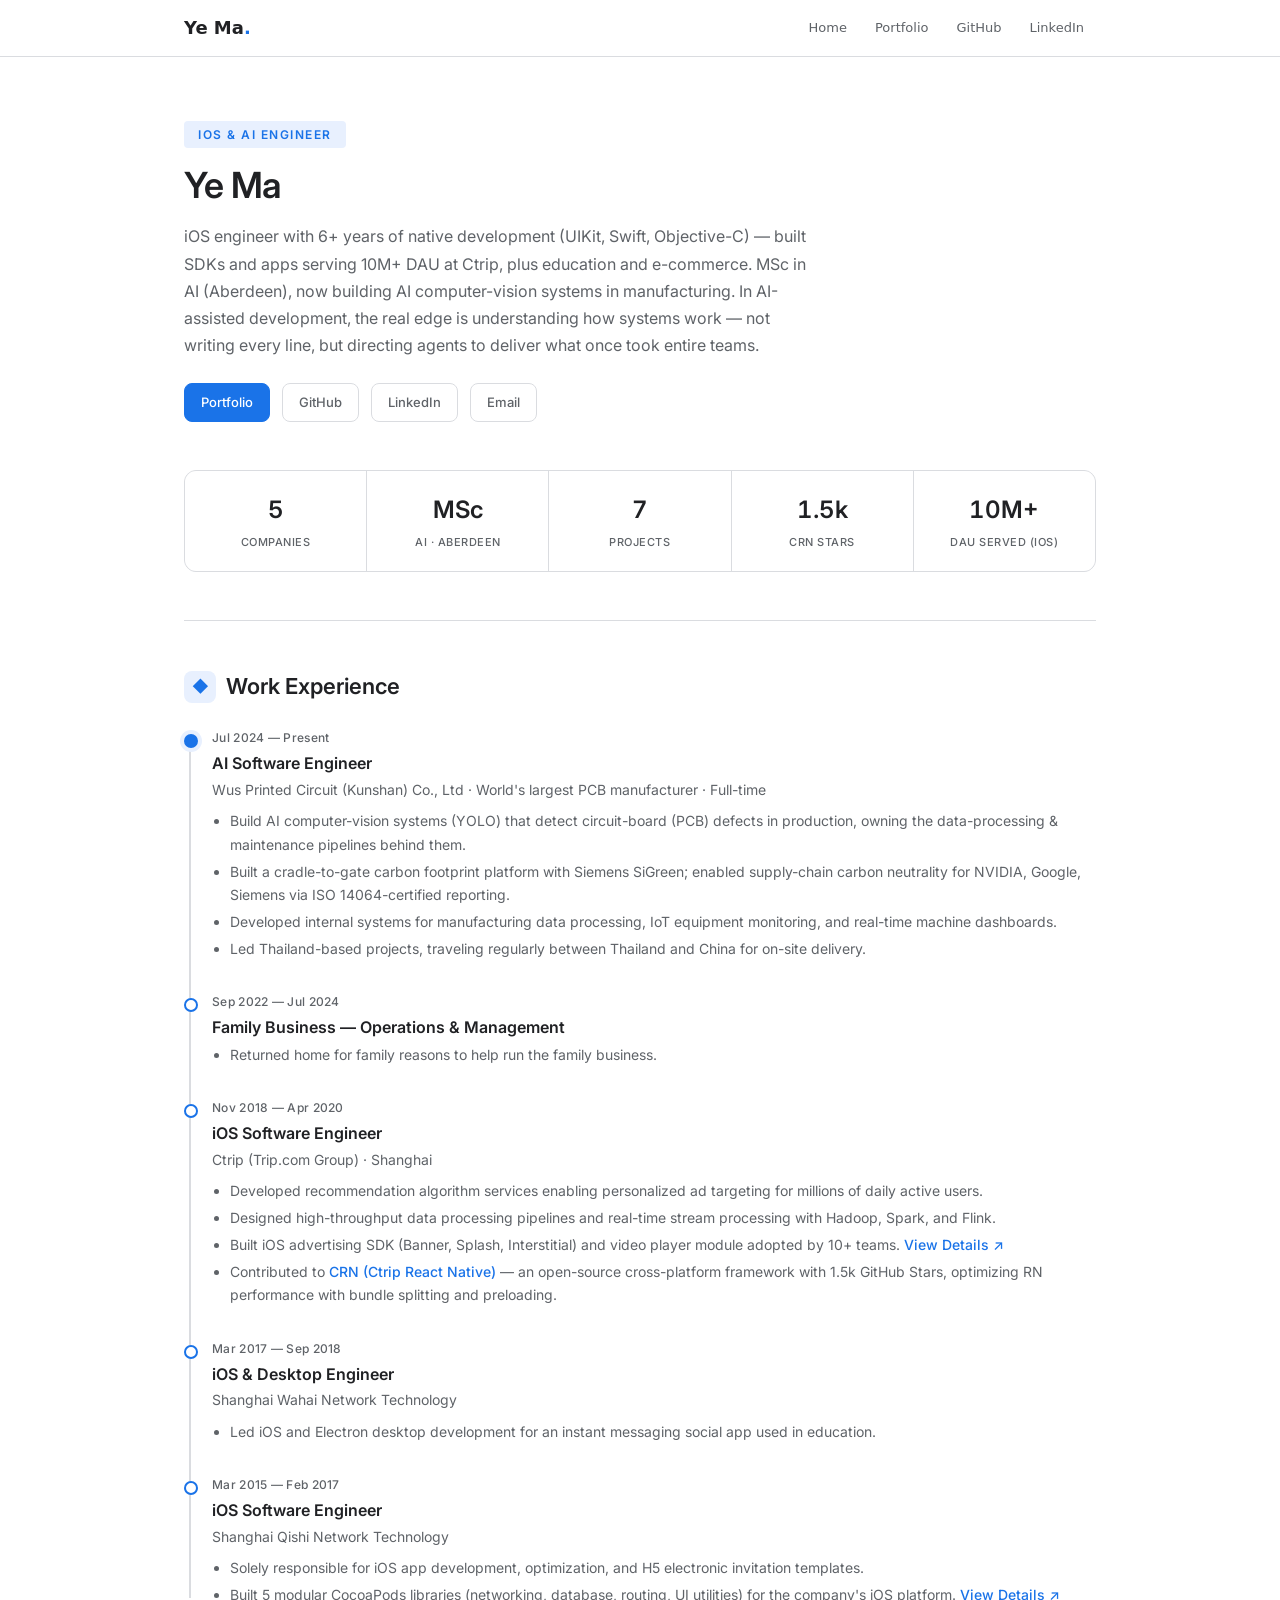
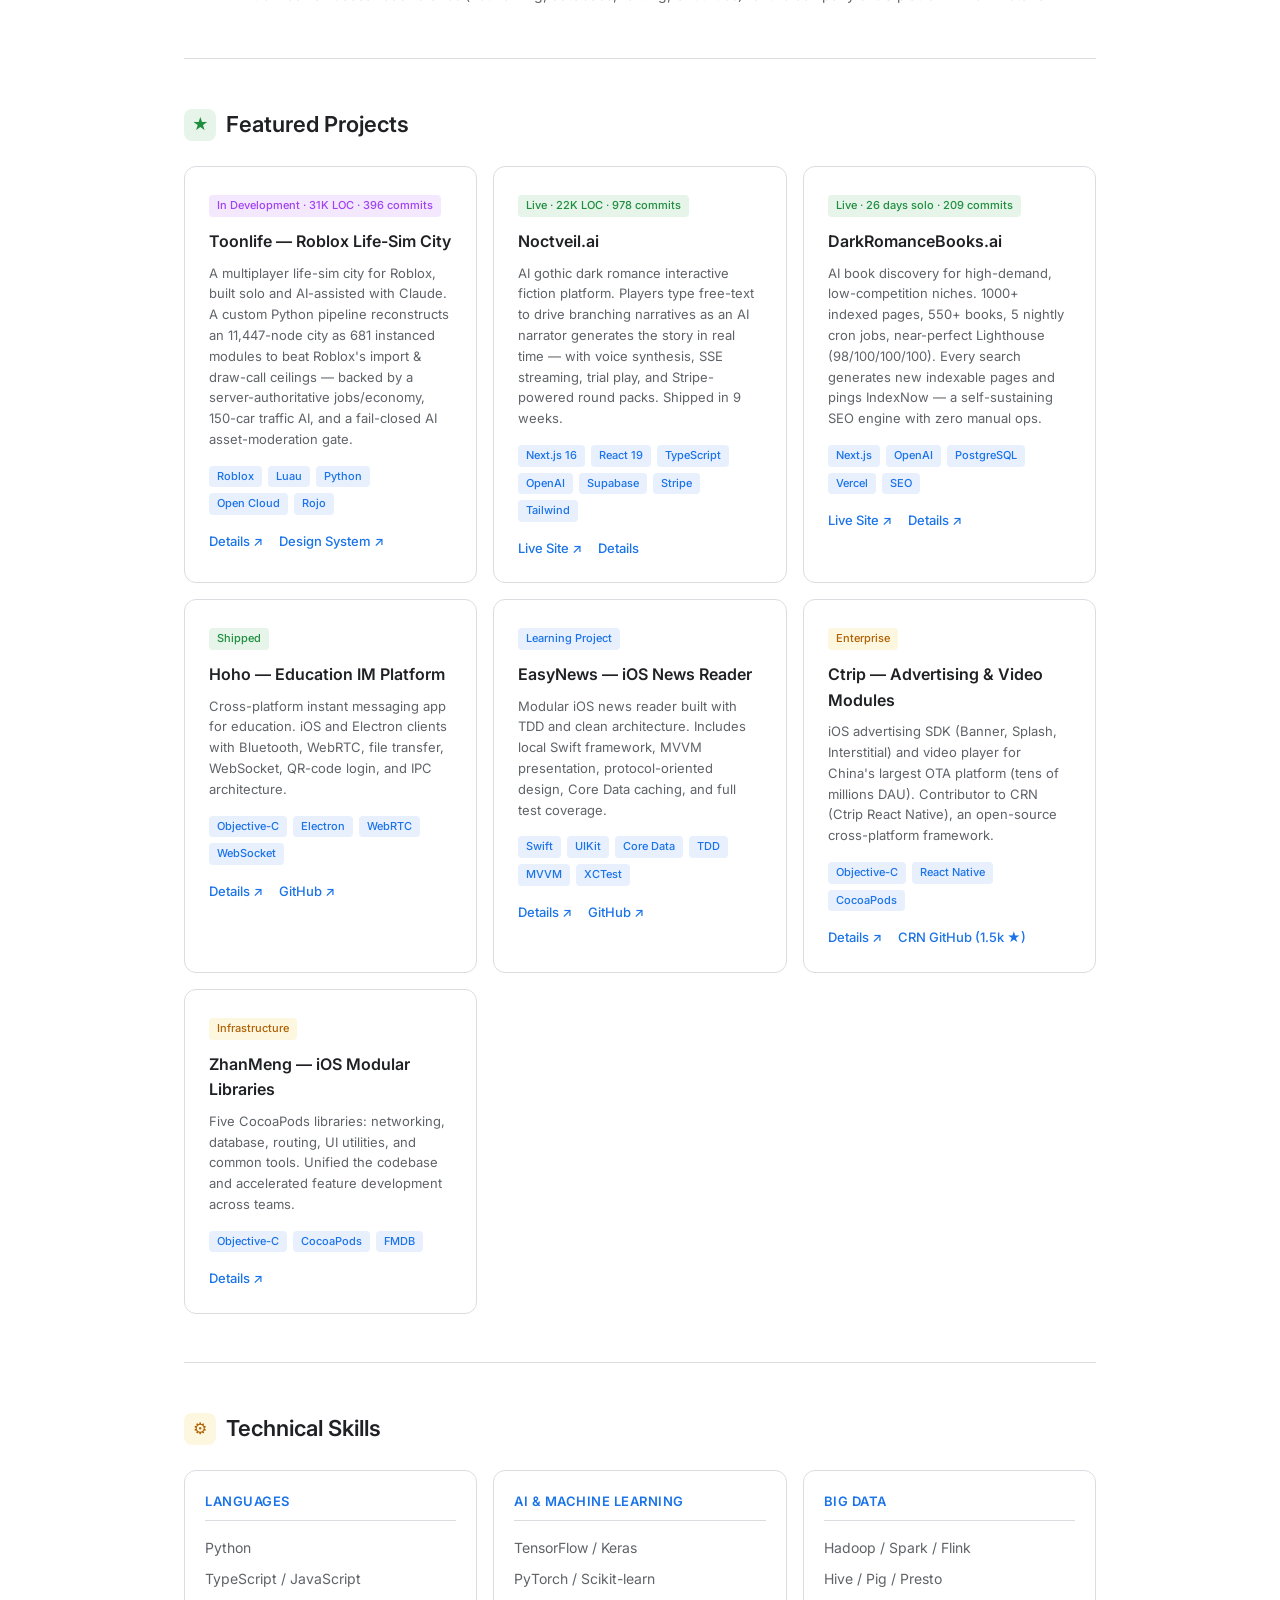
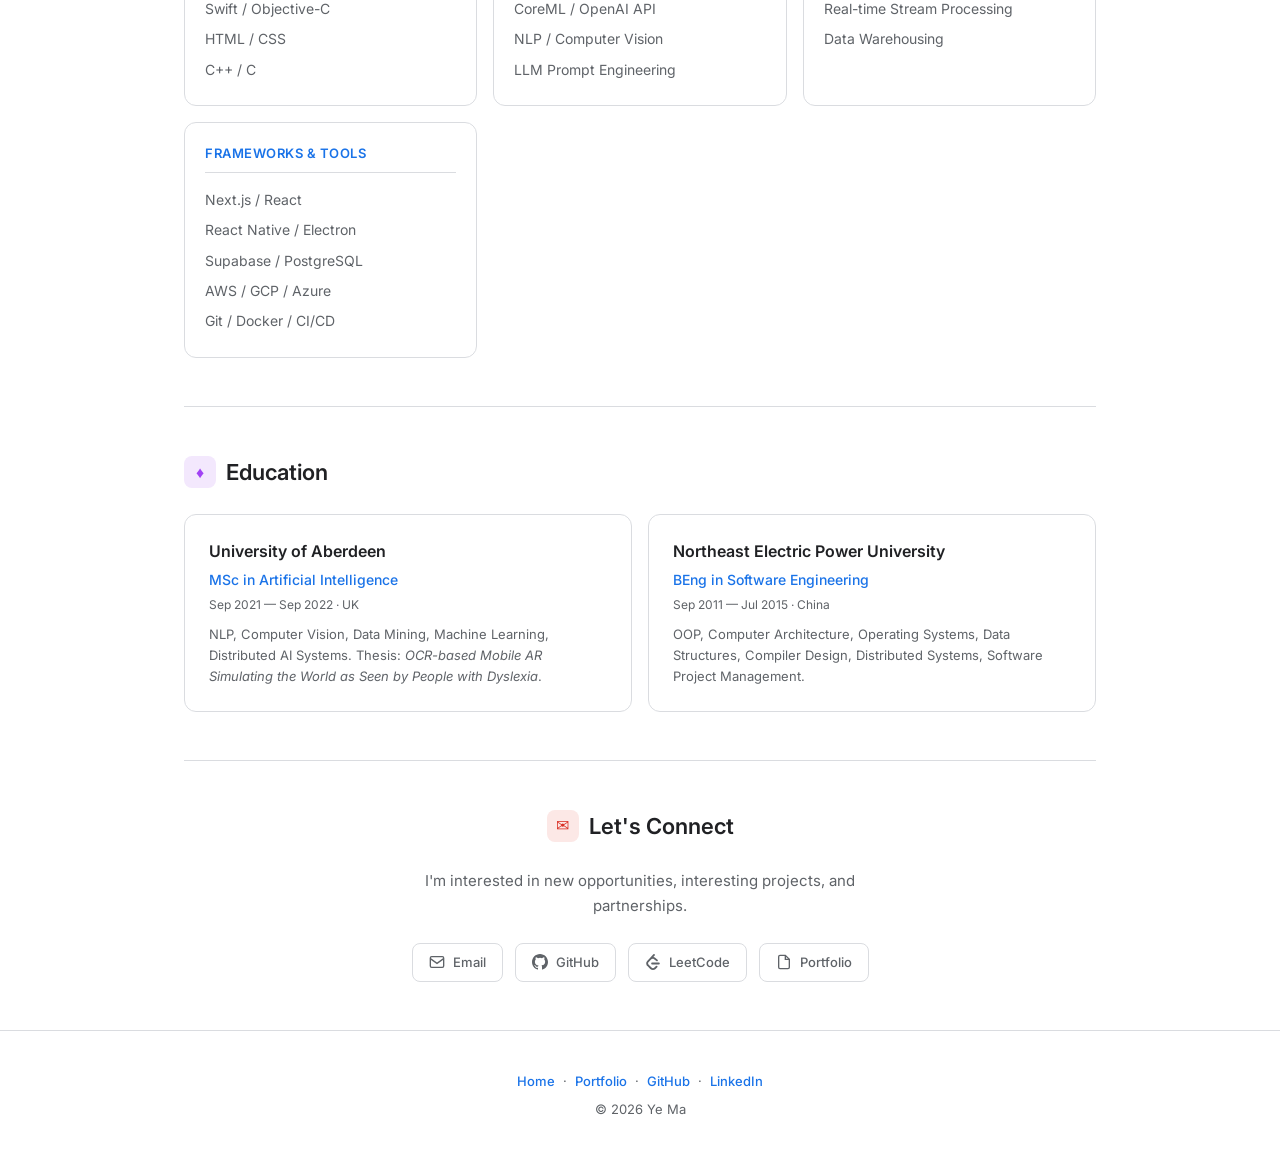
<file: index.html>
<!DOCTYPE html>
<html lang="en">
<head>
<meta charset="UTF-8">
<meta name="viewport" content="width=device-width, initial-scale=1.0">
<title>Ye Ma — iOS &amp; AI Software Engineer</title>
<meta name="description" content="iOS &amp; AI Software Engineer — 6+ years of native iOS (UIKit, Swift, Objective-C), plus AI computer vision and full-stack web. Builder of Noctveil.ai and DarkRomanceBooks.ai.">
<meta name="theme-color" content="#1a73e8">
<link rel="icon" href="data:image/svg+xml,%3Csvg xmlns='http://www.w3.org/2000/svg' viewBox='0 0 16 16'%3E%3Ctext y='14' font-size='14'%3E👨‍💻%3C/text%3E%3C/svg%3E">
<meta property="og:title" content="Ye Ma — iOS &amp; AI Software Engineer">
<meta property="og:description" content="iOS &amp; AI Software Engineer — native iOS, AI computer vision, and full-stack web.">
<meta property="og:type" content="website">
<meta property="og:url" content="https://brookema.github.io/resume/index.html">
<meta name="twitter:card" content="summary_large_image">
<link href="https://fonts.googleapis.com/css2?family=Google+Sans:wght@400;500;700&family=Google+Sans+Mono:wght@400;500&family=Inter:wght@300;400;500;600&display=swap" rel="stylesheet">
<link rel="stylesheet" href="resume.css">
<style>
:root {
  --purple: #a142f4;
  --purple-light: #f3e8fd;
}

::selection { background: var(--blue); color: #fff; }

.hero-tag {
  display: inline-block;
  font-size: 12px; font-weight: 600; text-transform: uppercase;
  letter-spacing: 1.5px; color: var(--blue);
  background: var(--blue-light);
  padding: 4px 14px; border-radius: 4px; margin-bottom: 16px;
}
.hero h1 { margin-bottom: 16px; }
.hero h1 .accent { color: var(--blue); }
.hero p { line-height: 1.7; }

.stats {
  grid-template-columns: repeat(5, 1fr);
  margin: 0 0 48px;
}
.stat-item { padding: 20px 16px; }
.stat-num { font-size: 24px; }

.tag { margin-bottom: 12px; }
.tag-purple { background: var(--purple-light); color: var(--purple); }

/* TIMELINE */
.timeline { position: relative; padding-left: 28px; }
.timeline::before {
  content: ''; position: absolute; left: 5px; top: 8px; bottom: 8px;
  width: 2px; background: var(--border);
}
.tl-item { position: relative; margin-bottom: 32px; }
.tl-item:last-child { margin-bottom: 0; }
.tl-dot {
  position: absolute; left: -28px; top: 6px;
  width: 14px; height: 14px; border-radius: 50%;
  background: var(--bg); border: 2.5px solid var(--blue);
}
.tl-item.current .tl-dot {
  background: var(--blue);
  box-shadow: 0 0 0 4px var(--blue-light);
}
.tl-date {
  font-size: 12px; font-weight: 500; color: var(--text-secondary);
  letter-spacing: 0.3px; margin-bottom: 4px;
}
.tl-role { font-size: 16px; font-weight: 600; color: var(--text); margin-bottom: 2px; }
.tl-company { font-size: 14px; color: var(--text-secondary); margin-bottom: 8px; }
.tl-desc { font-size: 14px; color: var(--text-secondary); line-height: 1.65; }
.tl-desc ul { padding-left: 18px; }
.tl-desc li { margin-bottom: 4px; }
.tl-desc a { font-weight: 500; }

/* PROJECT CARDS */
.project-card {
  border: 1px solid var(--border);
  border-radius: 12px; padding: 24px;
  transition: box-shadow .2s;
}
.project-card:hover { box-shadow: 0 1px 6px rgba(32,33,36,0.1); }
.project-card h3 { font-size: 16px; font-weight: 600; margin-bottom: 8px; }
.project-card p { font-size: 13px; color: var(--text-secondary); line-height: 1.6; margin-bottom: 16px; }

/* TECH TAGS */
.tech-tags { display: flex; flex-wrap: wrap; gap: 6px; margin-bottom: 16px; }
.tech-tag {
  font-size: 11px; font-weight: 500; color: var(--blue);
  background: var(--blue-light); padding: 2px 8px; border-radius: 4px;
}

/* PROJECT LINKS */
.project-links { display: flex; gap: 16px; }
.project-links a {
  font-size: 13px; font-weight: 500;
  display: inline-flex; align-items: center; gap: 4px;
  text-decoration: none;
}
.project-links a:hover { text-decoration: underline; }

/* SKILLS */
.skills-grid {
  display: grid;
  grid-template-columns: repeat(auto-fill, minmax(220px, 1fr));
  gap: 16px;
}
.skill-card {
  border: 1px solid var(--border);
  border-radius: 12px; padding: 20px;
  transition: box-shadow .2s;
}
.skill-card:hover { box-shadow: 0 1px 6px rgba(32,33,36,0.1); }
.skill-card h3 {
  font-size: 13px; font-weight: 600; text-transform: uppercase;
  letter-spacing: 0.5px; color: var(--blue); margin-bottom: 12px;
  padding-bottom: 8px; border-bottom: 1px solid var(--border);
}
.skill-card ul { list-style: none; }
.skill-card li {
  font-size: 14px; color: var(--text-secondary); padding: 4px 0;
}

/* EDUCATION */
.edu-grid {
  display: grid;
  grid-template-columns: repeat(auto-fill, minmax(300px, 1fr));
  gap: 16px;
}
.edu-card {
  border: 1px solid var(--border);
  border-radius: 12px; padding: 24px;
  transition: box-shadow .2s;
}
.edu-card:hover { box-shadow: 0 1px 6px rgba(32,33,36,0.1); }
.edu-card h3 { font-size: 16px; font-weight: 600; margin-bottom: 4px; }
.edu-card .degree { font-size: 14px; color: var(--blue); font-weight: 500; margin-bottom: 4px; }
.edu-card .year { font-size: 12px; color: var(--text-secondary); margin-bottom: 10px; }
.edu-card p { font-size: 13px; color: var(--text-secondary); line-height: 1.6; }

/* CONTACT */
.contact-section { text-align: center; }
.contact-section p {
  font-size: 15px; color: var(--text-secondary);
  max-width: 480px; margin: 0 auto 24px; line-height: 1.7;
}
.contact-links { display: flex; justify-content: center; gap: 12px; flex-wrap: wrap; }
.contact-link {
  display: inline-flex; align-items: center; gap: 8px;
  padding: 8px 16px; border-radius: 8px;
  border: 1px solid var(--border);
  font-size: 13px; font-weight: 500;
  color: var(--text-secondary); text-decoration: none;
  transition: background .15s, border-color .15s;
}
.contact-link:hover { background: var(--bg-gray); border-color: #bdc1c6; text-decoration: none; }

/* RESPONSIVE */
@media (max-width: 640px) {
  .hero { padding: 48px 0 32px; }
  .stats { grid-template-columns: repeat(3, 1fr); }
  .skills-grid, .edu-grid { grid-template-columns: 1fr; }
  section { padding: 36px 0; }
  .container { padding: 0 16px; }
}

/* ANIMATIONS */
@keyframes fadeUp {
  from { opacity: 0; transform: translateY(20px); }
  to { opacity: 1; transform: translateY(0); }
}
.animate-in {
  opacity: 0;
  animation: fadeUp 0.5s ease forwards;
}
.delay-1 { animation-delay: 0.1s; }
.delay-2 { animation-delay: 0.2s; }
.delay-3 { animation-delay: 0.3s; }
</style>
</head>
<body>

<!-- NAV -->
<nav id="site-nav"></nav>

<div class="container">

  <!-- HERO -->
  <div class="hero">
    <div class="hero-tag animate-in">iOS &amp; AI Engineer</div>
    <h1 class="animate-in delay-1">Ye Ma</h1>
    <p class="animate-in delay-2">
      iOS engineer with 6+ years of native development (UIKit, Swift, Objective-C) — built SDKs and apps serving 10M+ DAU at Ctrip, plus education and e-commerce. MSc in AI (Aberdeen), now building AI computer-vision systems in manufacturing. In AI-assisted development, the real edge is understanding how systems work — not writing every line, but directing agents to deliver what once took entire teams.
    </p>
    <div class="hero-links animate-in delay-3">
      <a href="portfolio.html" class="chip chip-blue">Portfolio</a>
      <a href="https://github.com/BrookeMa" target="_blank" class="chip">GitHub</a>
      <a href="https://www.linkedin.com/in/brook-ma-45354722b/" target="_blank" class="chip">LinkedIn</a>
      <a href="mailto:maye634028187@gmail.com" class="chip">Email</a>
    </div>
  </div>

  <!-- STATS -->
  <div class="stats animate-in delay-3">
    <div class="stat-item">
      <div class="stat-num">5</div>
      <div class="stat-label">Companies</div>
    </div>
    <div class="stat-item">
      <div class="stat-num">MSc</div>
      <div class="stat-label">AI · Aberdeen</div>
    </div>
    <div class="stat-item">
      <div class="stat-num">7</div>
      <div class="stat-label">Projects</div>
    </div>
    <div class="stat-item">
      <div class="stat-num">1.5k</div>
      <div class="stat-label">CRN Stars</div>
    </div>
    <div class="stat-item">
      <div class="stat-num">10M+</div>
      <div class="stat-label">DAU Served (iOS)</div>
    </div>
  </div>

  <hr class="divider">

  <!-- EXPERIENCE -->
  <section id="experience">
    <div class="section-header">
      <div class="section-icon" style="background:var(--blue-light);color:var(--blue);">&#9670;</div>
      <h2>Work Experience</h2>
    </div>
    <div class="timeline">

      <div class="tl-item current">
        <div class="tl-dot"></div>
        <div class="tl-date">Jul 2024 — Present</div>
        <div class="tl-role">AI Software Engineer</div>
        <div class="tl-company">Wus Printed Circuit (Kunshan) Co., Ltd · World's largest PCB manufacturer · Full-time</div>
        <div class="tl-desc">
          <ul>
            <li>Build AI computer-vision systems (YOLO) that detect circuit-board (PCB) defects in production, owning the data-processing &amp; maintenance pipelines behind them.</li>
            <li>Built a cradle-to-gate carbon footprint platform with Siemens SiGreen; enabled supply-chain carbon neutrality for NVIDIA, Google, Siemens via ISO 14064-certified reporting.</li>
            <li>Developed internal systems for manufacturing data processing, IoT equipment monitoring, and real-time machine dashboards.</li>
            <li>Led Thailand-based projects, traveling regularly between Thailand and China for on-site delivery.</li>
          </ul>
        </div>
      </div>

      <div class="tl-item">
        <div class="tl-dot"></div>
        <div class="tl-date">Sep 2022 — Jul 2024</div>
        <div class="tl-role">Family Business &mdash; Operations &amp; Management</div>
        <div class="tl-desc">
          <ul>
            <li>Returned home for family reasons to help run the family business.</li>
          </ul>
        </div>
      </div>

      <div class="tl-item">
        <div class="tl-dot"></div>
        <div class="tl-date">Nov 2018 — Apr 2020</div>
        <div class="tl-role">iOS Software Engineer</div>
        <div class="tl-company">Ctrip (Trip.com Group) · Shanghai</div>
        <div class="tl-desc">
          <ul>
            <li>Developed recommendation algorithm services enabling personalized ad targeting for millions of daily active users.</li>
            <li>Designed high-throughput data processing pipelines and real-time stream processing with Hadoop, Spark, and Flink.</li>
            <li>Built iOS advertising SDK (Banner, Splash, Interstitial) and video player module adopted by 10+ teams. <a href="ctrip.html">View Details ↗</a></li>
            <li>Contributed to <a href="https://github.com/ctripcorp/CRN" target="_blank">CRN (Ctrip React Native)</a> — an open-source cross-platform framework with 1.5k GitHub Stars, optimizing RN performance with bundle splitting and preloading.</li>
          </ul>
        </div>
      </div>

      <div class="tl-item">
        <div class="tl-dot"></div>
        <div class="tl-date">Mar 2017 — Sep 2018</div>
        <div class="tl-role">iOS &amp; Desktop Engineer</div>
        <div class="tl-company">Shanghai Wahai Network Technology</div>
        <div class="tl-desc">
          <ul>
            <li>Led iOS and Electron desktop development for an instant messaging social app used in education.</li>
          </ul>
        </div>
      </div>

      <div class="tl-item">
        <div class="tl-dot"></div>
        <div class="tl-date">Mar 2015 — Feb 2017</div>
        <div class="tl-role">iOS Software Engineer</div>
        <div class="tl-company">Shanghai Qishi Network Technology</div>
        <div class="tl-desc">
          <ul>
            <li>Solely responsible for iOS app development, optimization, and H5 electronic invitation templates.</li>
            <li>Built 5 modular CocoaPods libraries (networking, database, routing, UI utilities) for the company's iOS platform. <a href="zhanmeng.html">View Details ↗</a></li>
          </ul>
        </div>
      </div>

    </div>
  </section>

  <hr class="divider">

  <!-- PROJECTS -->
  <section id="projects">
    <div class="section-header">
      <div class="section-icon" style="background:var(--green-light);color:var(--green);">&#9733;</div>
      <h2>Featured Projects</h2>
    </div>
    <div class="card-grid">

      <div class="project-card">
        <span class="tag tag-purple">In Development · 31K LOC · 396 commits</span>
        <h3>Toonlife — Roblox Life-Sim City</h3>
        <p>
          A multiplayer life-sim city for Roblox, built solo and AI-assisted with Claude. A custom Python pipeline reconstructs an 11,447-node city as 681 instanced modules to beat Roblox's import &amp; draw-call ceilings — backed by a server-authoritative jobs/economy, 150-car traffic AI, and a fail-closed AI asset-moderation gate.
        </p>
        <div class="tech-tags">
          <span class="tech-tag">Roblox</span>
          <span class="tech-tag">Luau</span>
          <span class="tech-tag">Python</span>
          <span class="tech-tag">Open Cloud</span>
          <span class="tech-tag">Rojo</span>
        </div>
        <div class="project-links">
          <a href="toonlife.html">Details ↗</a>
          <a href="toonlife-design-system.html">Design System ↗</a>
        </div>
      </div>

      <div class="project-card">
        <span class="tag tag-green">Live · 22K LOC · 978 commits</span>
        <h3>Noctveil.ai</h3>
        <p>
          AI gothic dark romance interactive fiction platform. Players type free-text to drive branching narratives as an AI narrator generates the story in real time — with voice synthesis, SSE streaming, trial play, and Stripe-powered round packs. Shipped in 9 weeks.
        </p>
        <div class="tech-tags">
          <span class="tech-tag">Next.js 16</span>
          <span class="tech-tag">React 19</span>
          <span class="tech-tag">TypeScript</span>
          <span class="tech-tag">OpenAI</span>
          <span class="tech-tag">Supabase</span>
          <span class="tech-tag">Stripe</span>
          <span class="tech-tag">Tailwind</span>
        </div>
        <div class="project-links">
          <a href="https://noctveil.ai" target="_blank">Live Site ↗</a>
          <a href="noctveil.html">Details</a>
        </div>
      </div>

      <div class="project-card">
        <span class="tag tag-green">Live · 26 days solo · 209 commits</span>
        <h3>DarkRomanceBooks.ai</h3>
        <p>
          AI book discovery for high-demand, low-competition niches. 1000+ indexed pages, 550+ books, 5 nightly cron jobs, near-perfect Lighthouse (98/100/100/100). Every search generates new indexable pages and pings IndexNow — a self-sustaining SEO engine with zero manual ops.
        </p>
        <div class="tech-tags">
          <span class="tech-tag">Next.js</span>
          <span class="tech-tag">OpenAI</span>
          <span class="tech-tag">PostgreSQL</span>
          <span class="tech-tag">Vercel</span>
          <span class="tech-tag">SEO</span>
        </div>
        <div class="project-links">
          <a href="https://darkromancebooks.ai" target="_blank">Live Site ↗</a>
          <a href="DarkRomanceBooks-TechStack.html">Details ↗</a>
        </div>
      </div>

      <div class="project-card">
        <span class="tag tag-green">Shipped</span>
        <h3>Hoho — Education IM Platform</h3>
        <p>
          Cross-platform instant messaging app for education. iOS and Electron clients with Bluetooth, WebRTC, file transfer, WebSocket, QR-code login, and IPC architecture.
        </p>
        <div class="tech-tags">
          <span class="tech-tag">Objective-C</span>
          <span class="tech-tag">Electron</span>
          <span class="tech-tag">WebRTC</span>
          <span class="tech-tag">WebSocket</span>
        </div>
        <div class="project-links">
          <a href="hoho.html">Details ↗</a>
          <a href="https://github.com/BrookeMa/CV_Hoho" target="_blank">GitHub ↗</a>
        </div>
      </div>

      <div class="project-card">
        <span class="tag tag-blue">Learning Project</span>
        <h3>EasyNews — iOS News Reader</h3>
        <p>
          Modular iOS news reader built with TDD and clean architecture. Includes local Swift framework, MVVM presentation, protocol-oriented design, Core Data caching, and full test coverage.
        </p>
        <div class="tech-tags">
          <span class="tech-tag">Swift</span>
          <span class="tech-tag">UIKit</span>
          <span class="tech-tag">Core Data</span>
          <span class="tech-tag">TDD</span>
          <span class="tech-tag">MVVM</span>
          <span class="tech-tag">XCTest</span>
        </div>
        <div class="project-links">
          <a href="easynews.html">Details ↗</a>
          <a href="https://github.com/BrookeMa/EasyNews" target="_blank">GitHub ↗</a>
        </div>
      </div>

      <div class="project-card">
        <span class="tag tag-yellow">Enterprise</span>
        <h3>Ctrip — Advertising &amp; Video Modules</h3>
        <p>
          iOS advertising SDK (Banner, Splash, Interstitial) and video player for China's largest OTA platform (tens of millions DAU). Contributor to CRN (Ctrip React Native), an open-source cross-platform framework.
        </p>
        <div class="tech-tags">
          <span class="tech-tag">Objective-C</span>
          <span class="tech-tag">React Native</span>
          <span class="tech-tag">CocoaPods</span>
        </div>
        <div class="project-links">
          <a href="ctrip.html">Details ↗</a>
          <a href="https://github.com/ctripcorp/CRN" target="_blank">CRN GitHub (1.5k ★)</a>
        </div>
      </div>

      <div class="project-card">
        <span class="tag tag-yellow">Infrastructure</span>
        <h3>ZhanMeng — iOS Modular Libraries</h3>
        <p>
          Five CocoaPods libraries: networking, database, routing, UI utilities, and common tools. Unified the codebase and accelerated feature development across teams.
        </p>
        <div class="tech-tags">
          <span class="tech-tag">Objective-C</span>
          <span class="tech-tag">CocoaPods</span>
          <span class="tech-tag">FMDB</span>
        </div>
        <div class="project-links">
          <a href="zhanmeng.html">Details ↗</a>
        </div>
      </div>

    </div>
  </section>

  <hr class="divider">

  <!-- SKILLS -->
  <section id="skills">
    <div class="section-header">
      <div class="section-icon" style="background:var(--yellow-light);color:#b06000;">&#9881;</div>
      <h2>Technical Skills</h2>
    </div>
    <div class="skills-grid">
      <div class="skill-card">
        <h3>Languages</h3>
        <ul>
          <li>Python</li>
          <li>TypeScript / JavaScript</li>
          <li>Swift / Objective-C</li>
          <li>HTML / CSS</li>
          <li>C++ / C</li>
        </ul>
      </div>
      <div class="skill-card">
        <h3>AI &amp; Machine Learning</h3>
        <ul>
          <li>TensorFlow / Keras</li>
          <li>PyTorch / Scikit-learn</li>
          <li>CoreML / OpenAI API</li>
          <li>NLP / Computer Vision</li>
          <li>LLM Prompt Engineering</li>
        </ul>
      </div>
      <div class="skill-card">
        <h3>Big Data</h3>
        <ul>
          <li>Hadoop / Spark / Flink</li>
          <li>Hive / Pig / Presto</li>
          <li>Real-time Stream Processing</li>
          <li>Data Warehousing</li>
        </ul>
      </div>
      <div class="skill-card">
        <h3>Frameworks &amp; Tools</h3>
        <ul>
          <li>Next.js / React</li>
          <li>React Native / Electron</li>
          <li>Supabase / PostgreSQL</li>
          <li>AWS / GCP / Azure</li>
          <li>Git / Docker / CI/CD</li>
        </ul>
      </div>
    </div>
  </section>

  <hr class="divider">

  <!-- EDUCATION -->
  <section id="education">
    <div class="section-header">
      <div class="section-icon" style="background:var(--purple-light);color:var(--purple);">&#9830;</div>
      <h2>Education</h2>
    </div>
    <div class="edu-grid">
      <div class="edu-card">
        <h3>University of Aberdeen</h3>
        <div class="degree">MSc in Artificial Intelligence</div>
        <div class="year">Sep 2021 — Sep 2022 · UK</div>
        <p>NLP, Computer Vision, Data Mining, Machine Learning, Distributed AI Systems. Thesis: <em>OCR-based Mobile AR Simulating the World as Seen by People with Dyslexia</em>.</p>
      </div>
      <div class="edu-card">
        <h3>Northeast Electric Power University</h3>
        <div class="degree">BEng in Software Engineering</div>
        <div class="year">Sep 2011 — Jul 2015 · China</div>
        <p>OOP, Computer Architecture, Operating Systems, Data Structures, Compiler Design, Distributed Systems, Software Project Management.</p>
      </div>
    </div>
  </section>

  <hr class="divider">

  <!-- CONTACT -->
  <section id="contact" class="contact-section">
    <div class="section-header" style="justify-content:center;">
      <div class="section-icon" style="background:var(--red-light);color:var(--red);">&#9993;</div>
      <h2>Let's Connect</h2>
    </div>
    <p>I'm interested in new opportunities, interesting projects, and partnerships.</p>
    <div class="contact-links">
      <a href="mailto:maye634028187@gmail.com" class="contact-link">
        <svg width="16" height="16" viewBox="0 0 24 24" fill="none" stroke="currentColor" stroke-width="2"><rect x="2" y="4" width="20" height="16" rx="2"/><path d="M22 7l-10 7L2 7"/></svg>
        Email
      </a>
      <a href="https://github.com/BrookeMa" target="_blank" class="contact-link">
        <svg width="16" height="16" viewBox="0 0 24 24" fill="currentColor"><path d="M12 0C5.37 0 0 5.37 0 12c0 5.3 3.44 9.8 8.2 11.39.6.11.82-.26.82-.58v-2.03c-3.34.73-4.04-1.61-4.04-1.61-.55-1.39-1.34-1.76-1.34-1.76-1.09-.74.08-.73.08-.73 1.2.08 1.84 1.24 1.84 1.24 1.07 1.83 2.81 1.3 3.5 1 .11-.78.42-1.3.76-1.6-2.67-.3-5.47-1.33-5.47-5.93 0-1.31.47-2.38 1.24-3.22-.13-.3-.54-1.52.12-3.18 0 0 1-.32 3.3 1.23a11.5 11.5 0 016.02 0c2.3-1.55 3.3-1.23 3.3-1.23.66 1.66.25 2.88.12 3.18.77.84 1.24 1.91 1.24 3.22 0 4.61-2.81 5.63-5.48 5.92.43.37.81 1.1.81 2.22v3.29c0 .32.22.7.82.58C20.56 21.8 24 17.3 24 12c0-6.63-5.37-12-12-12z"/></svg>
        GitHub
      </a>
      <a href="https://leetcode.com/u/maye634028187/" target="_blank" class="contact-link">
        <svg width="16" height="16" viewBox="0 0 24 24" fill="currentColor"><path d="M13.483 0a1.374 1.374 0 00-.961.438L7.116 6.226l-3.854 4.126a5.266 5.266 0 00-1.209 2.104 5.35 5.35 0 00-.125.513 5.527 5.527 0 00.062 2.362 5.83 5.83 0 00.349 1.017 5.938 5.938 0 001.271 1.818l4.277 4.193.039.038c2.248 2.165 5.852 2.133 8.063-.074l2.396-2.392c.54-.54.54-1.414.003-1.955a1.378 1.378 0 00-1.951-.003l-2.396 2.392a3.021 3.021 0 01-4.205.038l-.02-.019-4.276-4.193c-.652-.64-.972-1.469-.948-2.263a2.68 2.68 0 01.066-.523 2.545 2.545 0 01.619-1.164L9.13 8.114c1.058-1.134 3.204-1.27 4.43-.278l3.501 2.831c.593.48 1.461.387 1.94-.207a1.384 1.384 0 00-.207-1.943l-3.5-2.831c-.8-.647-1.766-1.045-2.774-1.202l2.015-2.158A1.384 1.384 0 0013.483 0zm-2.866 12.815a1.38 1.38 0 00-1.38 1.382 1.38 1.38 0 001.38 1.382H20.79a1.38 1.38 0 001.38-1.382 1.38 1.38 0 00-1.38-1.382z"/></svg>
        LeetCode
      </a>
      <a href="portfolio.html" class="contact-link">
        <svg width="16" height="16" viewBox="0 0 24 24" fill="none" stroke="currentColor" stroke-width="2"><path d="M14 2H6a2 2 0 00-2 2v16a2 2 0 002 2h12a2 2 0 002-2V8z"/><polyline points="14,2 14,8 20,8"/></svg>
        Portfolio
      </a>
    </div>
  </section>

</div>

<footer id="site-footer"></footer>

<script>
const observer = new IntersectionObserver((entries) => {
  entries.forEach(entry => {
    if (entry.isIntersecting) {
      entry.target.style.opacity = '1';
      entry.target.style.transform = 'translateY(0)';
    }
  });
}, { threshold: 0.1 });

document.querySelectorAll('.project-card, .tl-item, .edu-card, .skill-card').forEach(el => {
  el.style.opacity = '0';
  el.style.transform = 'translateY(20px)';
  el.style.transition = 'opacity 0.5s ease, transform 0.5s ease';
  observer.observe(el);
});
</script>

<script src="shared-nav.js"></script>
</body>
</html>
</file>
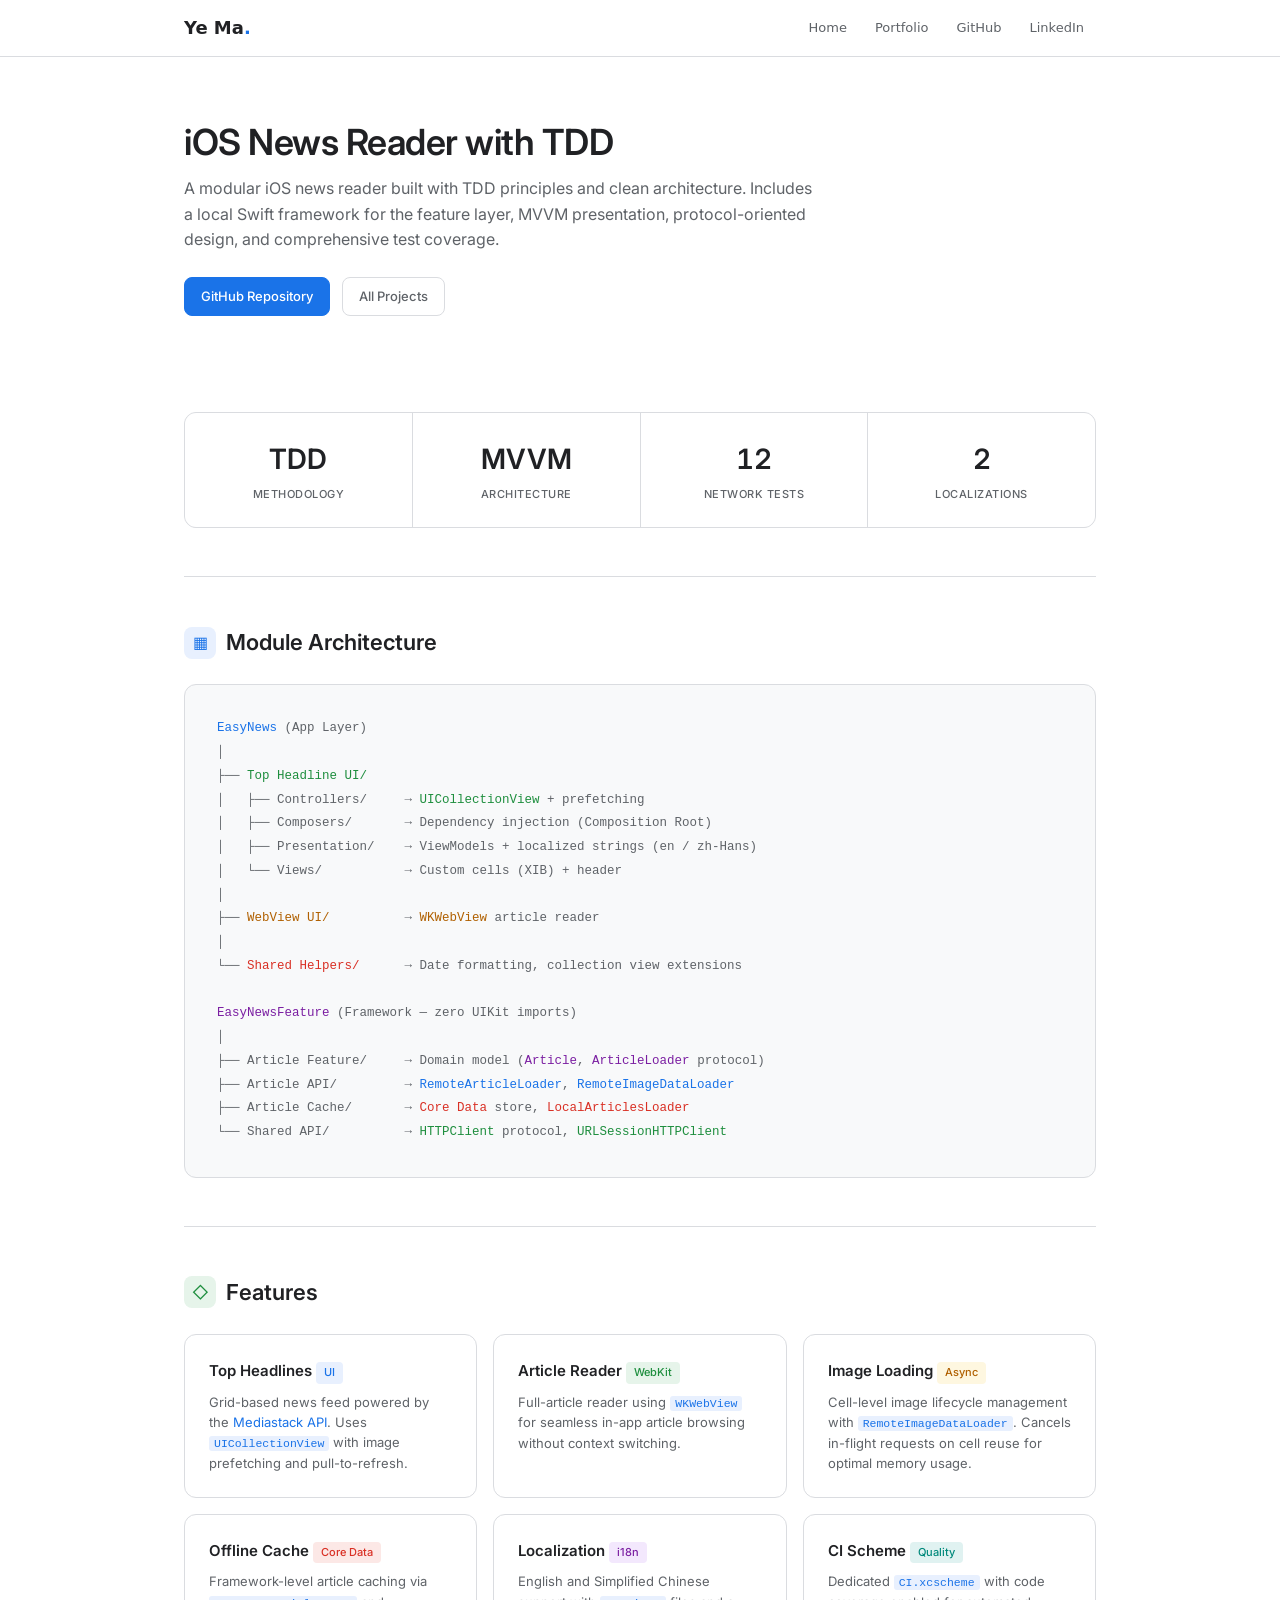
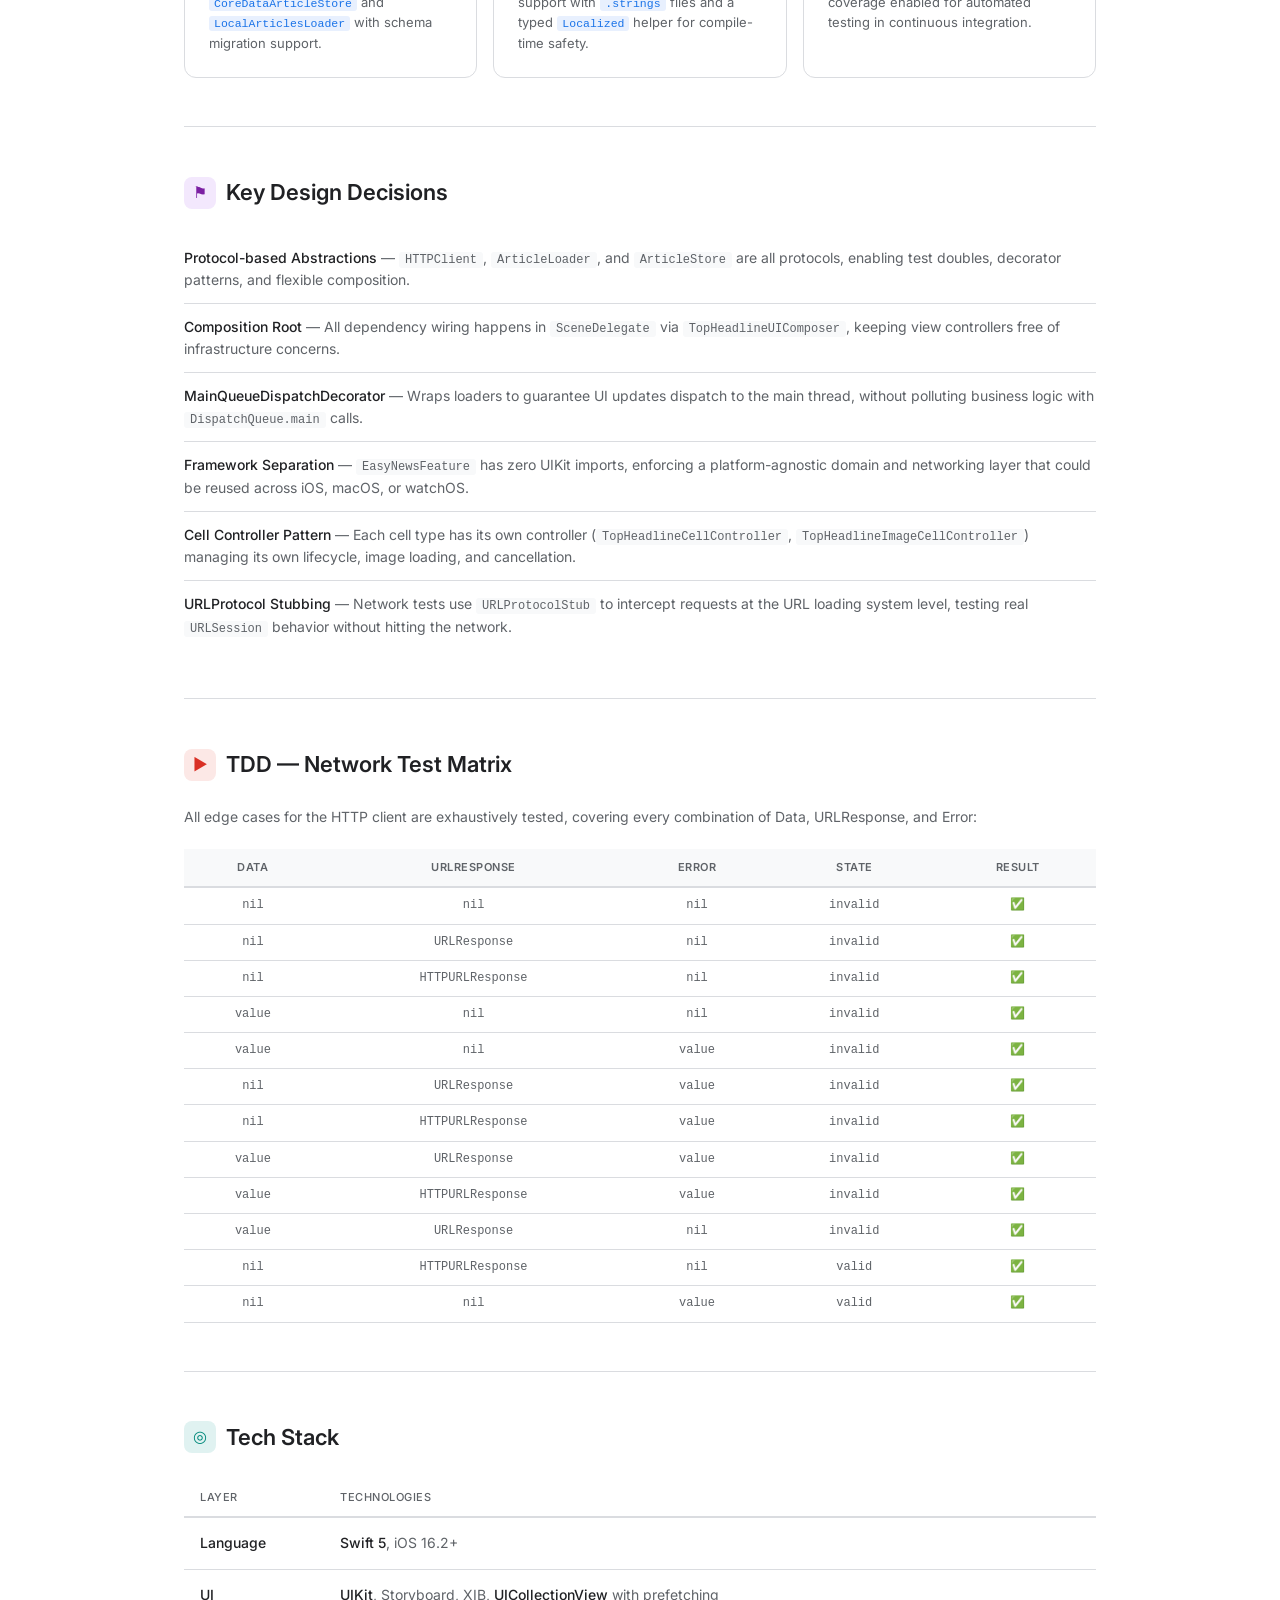
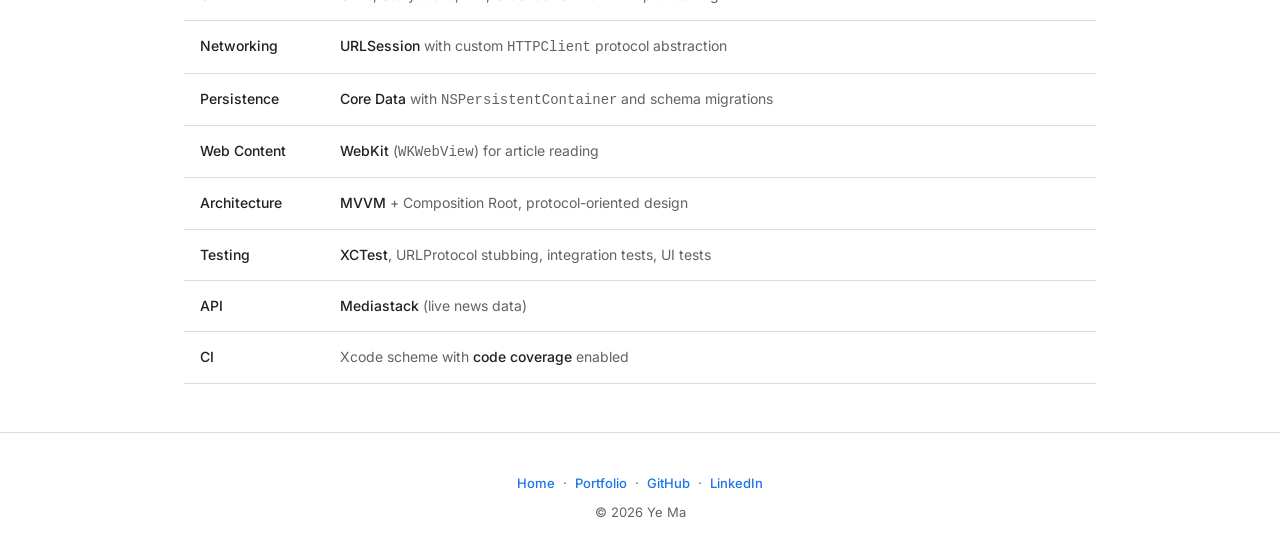
<file: easynews.html>
<!DOCTYPE html>
<html lang="en">
<head>
<meta charset="UTF-8">
<meta name="viewport" content="width=device-width, initial-scale=1.0">
<title>EasyNews — iOS News Reader with TDD</title>
<meta name="description" content="Modular iOS news reader built with TDD principles — Swift, UIKit, Core Data, MVVM, protocol-oriented design, and comprehensive test coverage.">
<meta property="og:title" content="EasyNews — iOS News Reader">
<meta property="og:description" content="Modular iOS news reader built with TDD principles and clean architecture.">
<meta property="og:type" content="website">
<meta property="og:url" content="https://brookema.github.io/resume/easynews.html">
<link href="https://fonts.googleapis.com/css2?family=Google+Sans:wght@400;500;700&family=Google+Sans+Mono:wght@400;500&family=Inter:wght@300;400;500;600&display=swap" rel="stylesheet">
<link rel="stylesheet" href="resume.css">
<style>
:root {
  --purple: #7b1fa2;
  --purple-light: #f3e8fd;
  --teal: #00897b;
  --teal-light: #e0f2f1;
}

.stats { grid-template-columns: repeat(4, 1fr); }
.clean-table .label { width: 140px; }

.card code {
  font-family: var(--mono); font-size: 11.5px;
  background: var(--blue-light); color: var(--blue);
  padding: 1px 5px; border-radius: 3px;
}

.tag-purple { background: var(--purple-light); color: var(--purple); }
.tag-teal   { background: var(--teal-light);   color: var(--teal); }

.flow-box {
  background: var(--bg-gray);
  border: 1px solid var(--border);
  border-radius: 12px; padding: 32px;
  font-family: var(--mono); font-size: 12.5px;
  line-height: 1.9; overflow-x: auto; white-space: pre;
  color: var(--text-secondary);
}
.flow-box .b { color: var(--blue);   font-weight: 500; }
.flow-box .g { color: var(--green);  font-weight: 500; }
.flow-box .r { color: var(--red);    font-weight: 500; }
.flow-box .y { color: #b06000;       font-weight: 500; }
.flow-box .p { color: var(--purple); font-weight: 500; }

.test-matrix { width: 100%; border-collapse: collapse; font-size: 13px; }
.test-matrix th {
  font-size: 11px; font-weight: 600; text-transform: uppercase;
  letter-spacing: 0.5px; color: var(--text-secondary);
  text-align: center; padding: 10px 12px;
  border-bottom: 2px solid var(--border);
  background: var(--bg-gray);
}
.test-matrix td {
  text-align: center; padding: 8px 12px;
  border-bottom: 1px solid var(--border);
  font-family: var(--mono); font-size: 12px;
  color: var(--text-secondary);
}
.test-matrix tr:hover { background: var(--bg-gray); }

@media (max-width: 768px) { .stats { grid-template-columns: repeat(2, 1fr); } }
</style>
</head>
<body>

<nav id="site-nav"></nav>

<div class="container">

  <div class="hero">
    <h1>iOS News Reader with TDD</h1>
    <p>A modular iOS news reader built with TDD principles and clean architecture. Includes a local Swift framework for the feature layer, MVVM presentation, protocol-oriented design, and comprehensive test coverage.</p>
    <div class="hero-links">
      <a href="https://github.com/BrookeMa/EasyNews" target="_blank" class="chip chip-blue">GitHub Repository</a>
      <a href="index.html#projects" class="chip">All Projects</a>
    </div>
  </div>

  <div class="stats">
    <div class="stat-item">
      <div class="stat-num">TDD</div>
      <div class="stat-label">Methodology</div>
    </div>
    <div class="stat-item">
      <div class="stat-num">MVVM</div>
      <div class="stat-label">Architecture</div>
    </div>
    <div class="stat-item">
      <div class="stat-num">12</div>
      <div class="stat-label">Network Tests</div>
    </div>
    <div class="stat-item">
      <div class="stat-num">2</div>
      <div class="stat-label">Localizations</div>
    </div>
  </div>

  <hr class="divider">

  <!-- ARCHITECTURE -->
  <section>
    <div class="section-header">
      <div class="section-icon" style="background:var(--blue-light);color:var(--blue);">&#9638;</div>
      <h2>Module Architecture</h2>
    </div>
    <div class="flow-box"><span class="b">EasyNews</span> (App Layer)
│
├── <span class="g">Top Headline UI/</span>
│   ├── Controllers/     → <span class="g">UICollectionView</span> + prefetching
│   ├── Composers/       → Dependency injection (Composition Root)
│   ├── Presentation/    → ViewModels + localized strings (en / zh-Hans)
│   └── Views/           → Custom cells (XIB) + header
│
├── <span class="y">WebView UI/</span>          → <span class="y">WKWebView</span> article reader
│
└── <span class="r">Shared Helpers/</span>      → Date formatting, collection view extensions

<span class="p">EasyNewsFeature</span> (Framework — zero UIKit imports)
│
├── Article Feature/     → Domain model (<span class="p">Article</span>, <span class="p">ArticleLoader</span> protocol)
├── Article API/         → <span class="b">RemoteArticleLoader</span>, <span class="b">RemoteImageDataLoader</span>
├── Article Cache/       → <span class="r">Core Data</span> store, <span class="r">LocalArticlesLoader</span>
└── Shared API/          → <span class="g">HTTPClient</span> protocol, <span class="g">URLSessionHTTPClient</span></div>
  </section>

  <hr class="divider">

  <!-- FEATURES -->
  <section>
    <div class="section-header">
      <div class="section-icon" style="background:var(--green-light);color:var(--green);">&#9671;</div>
      <h2>Features</h2>
    </div>
    <div class="card-grid">
      <div class="card">
        <h3>Top Headlines <span class="tag tag-blue">UI</span></h3>
        <p>Grid-based news feed powered by the <a href="https://mediastack.com" target="_blank">Mediastack API</a>. Uses <code>UICollectionView</code> with image prefetching and pull-to-refresh.</p>
      </div>
      <div class="card">
        <h3>Article Reader <span class="tag tag-green">WebKit</span></h3>
        <p>Full-article reader using <code>WKWebView</code> for seamless in-app article browsing without context switching.</p>
      </div>
      <div class="card">
        <h3>Image Loading <span class="tag tag-yellow">Async</span></h3>
        <p>Cell-level image lifecycle management with <code>RemoteImageDataLoader</code>. Cancels in-flight requests on cell reuse for optimal memory usage.</p>
      </div>
      <div class="card">
        <h3>Offline Cache <span class="tag tag-red">Core Data</span></h3>
        <p>Framework-level article caching via <code>CoreDataArticleStore</code> and <code>LocalArticlesLoader</code> with schema migration support.</p>
      </div>
      <div class="card">
        <h3>Localization <span class="tag tag-purple">i18n</span></h3>
        <p>English and Simplified Chinese support with <code>.strings</code> files and a typed <code>Localized</code> helper for compile-time safety.</p>
      </div>
      <div class="card">
        <h3>CI Scheme <span class="tag tag-teal">Quality</span></h3>
        <p>Dedicated <code>CI.xcscheme</code> with code coverage enabled for automated testing in continuous integration.</p>
      </div>
    </div>
  </section>

  <hr class="divider">

  <!-- DESIGN DECISIONS -->
  <section>
    <div class="section-header">
      <div class="section-icon" style="background:var(--purple-light);color:var(--purple);">&#9873;</div>
      <h2>Key Design Decisions</h2>
    </div>
    <ul class="detail-list">
      <li><strong>Protocol-based Abstractions</strong> — <code>HTTPClient</code>, <code>ArticleLoader</code>, and <code>ArticleStore</code> are all protocols, enabling test doubles, decorator patterns, and flexible composition.</li>
      <li><strong>Composition Root</strong> — All dependency wiring happens in <code>SceneDelegate</code> via <code>TopHeadlineUIComposer</code>, keeping view controllers free of infrastructure concerns.</li>
      <li><strong>MainQueueDispatchDecorator</strong> — Wraps loaders to guarantee UI updates dispatch to the main thread, without polluting business logic with <code>DispatchQueue.main</code> calls.</li>
      <li><strong>Framework Separation</strong> — <code>EasyNewsFeature</code> has zero UIKit imports, enforcing a platform-agnostic domain and networking layer that could be reused across iOS, macOS, or watchOS.</li>
      <li><strong>Cell Controller Pattern</strong> — Each cell type has its own controller (<code>TopHeadlineCellController</code>, <code>TopHeadlineImageCellController</code>) managing its own lifecycle, image loading, and cancellation.</li>
      <li><strong>URLProtocol Stubbing</strong> — Network tests use <code>URLProtocolStub</code> to intercept requests at the URL loading system level, testing real <code>URLSession</code> behavior without hitting the network.</li>
    </ul>
  </section>

  <hr class="divider">

  <!-- TDD TEST MATRIX -->
  <section>
    <div class="section-header">
      <div class="section-icon" style="background:var(--red-light);color:var(--red);">&#9654;</div>
      <h2>TDD — Network Test Matrix</h2>
    </div>
    <p style="font-size:14px;color:var(--text-secondary);margin-bottom:20px;">All edge cases for the HTTP client are exhaustively tested, covering every combination of Data, URLResponse, and Error:</p>
    <table class="test-matrix">
      <thead>
        <tr><th>Data</th><th>URLResponse</th><th>Error</th><th>State</th><th>Result</th></tr>
      </thead>
      <tbody>
        <tr><td>nil</td><td>nil</td><td>nil</td><td>invalid</td><td>✅</td></tr>
        <tr><td>nil</td><td>URLResponse</td><td>nil</td><td>invalid</td><td>✅</td></tr>
        <tr><td>nil</td><td>HTTPURLResponse</td><td>nil</td><td>invalid</td><td>✅</td></tr>
        <tr><td>value</td><td>nil</td><td>nil</td><td>invalid</td><td>✅</td></tr>
        <tr><td>value</td><td>nil</td><td>value</td><td>invalid</td><td>✅</td></tr>
        <tr><td>nil</td><td>URLResponse</td><td>value</td><td>invalid</td><td>✅</td></tr>
        <tr><td>nil</td><td>HTTPURLResponse</td><td>value</td><td>invalid</td><td>✅</td></tr>
        <tr><td>value</td><td>URLResponse</td><td>value</td><td>invalid</td><td>✅</td></tr>
        <tr><td>value</td><td>HTTPURLResponse</td><td>value</td><td>invalid</td><td>✅</td></tr>
        <tr><td>value</td><td>URLResponse</td><td>nil</td><td>invalid</td><td>✅</td></tr>
        <tr><td>nil</td><td>HTTPURLResponse</td><td>nil</td><td>valid</td><td>✅</td></tr>
        <tr><td>nil</td><td>nil</td><td>value</td><td>valid</td><td>✅</td></tr>
      </tbody>
    </table>
  </section>

  <hr class="divider">

  <!-- TECH STACK -->
  <section>
    <div class="section-header">
      <div class="section-icon" style="background:var(--teal-light);color:var(--teal);">&#9678;</div>
      <h2>Tech Stack</h2>
    </div>
    <table class="clean-table">
      <thead><tr><th>Layer</th><th>Technologies</th></tr></thead>
      <tbody>
        <tr><td class="label">Language</td><td class="value"><strong>Swift 5</strong>, iOS 16.2+</td></tr>
        <tr><td class="label">UI</td><td class="value"><strong>UIKit</strong>, Storyboard, XIB, <strong>UICollectionView</strong> with prefetching</td></tr>
        <tr><td class="label">Networking</td><td class="value"><strong>URLSession</strong> with custom <code>HTTPClient</code> protocol abstraction</td></tr>
        <tr><td class="label">Persistence</td><td class="value"><strong>Core Data</strong> with <code>NSPersistentContainer</code> and schema migrations</td></tr>
        <tr><td class="label">Web Content</td><td class="value"><strong>WebKit</strong> (<code>WKWebView</code>) for article reading</td></tr>
        <tr><td class="label">Architecture</td><td class="value"><strong>MVVM</strong> + Composition Root, protocol-oriented design</td></tr>
        <tr><td class="label">Testing</td><td class="value"><strong>XCTest</strong>, URLProtocol stubbing, integration tests, UI tests</td></tr>
        <tr><td class="label">API</td><td class="value"><a href="https://mediastack.com" target="_blank"><strong>Mediastack</strong></a> (live news data)</td></tr>
        <tr><td class="label">CI</td><td class="value">Xcode scheme with <strong>code coverage</strong> enabled</td></tr>
      </tbody>
    </table>
  </section>

</div>

<footer id="site-footer"></footer>

<script src="shared-nav.js"></script>
</body>
</html>
</file>
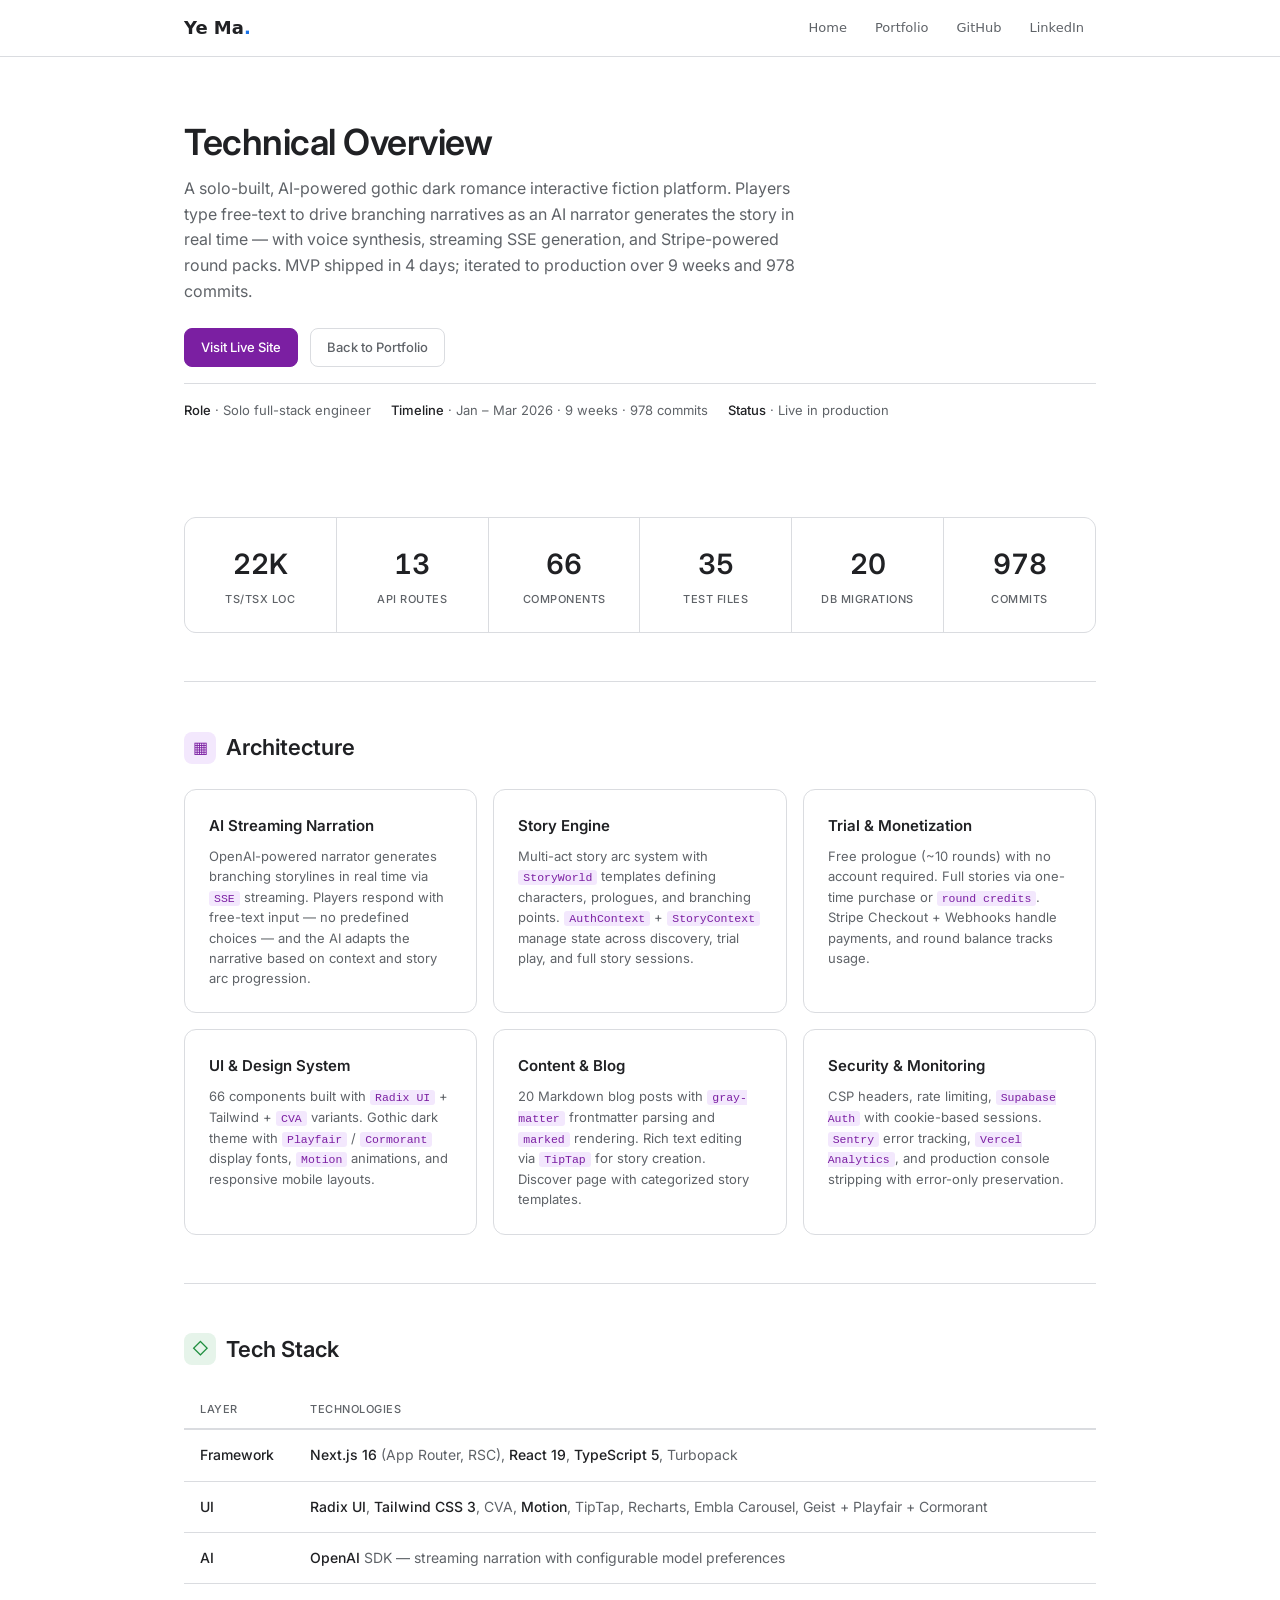
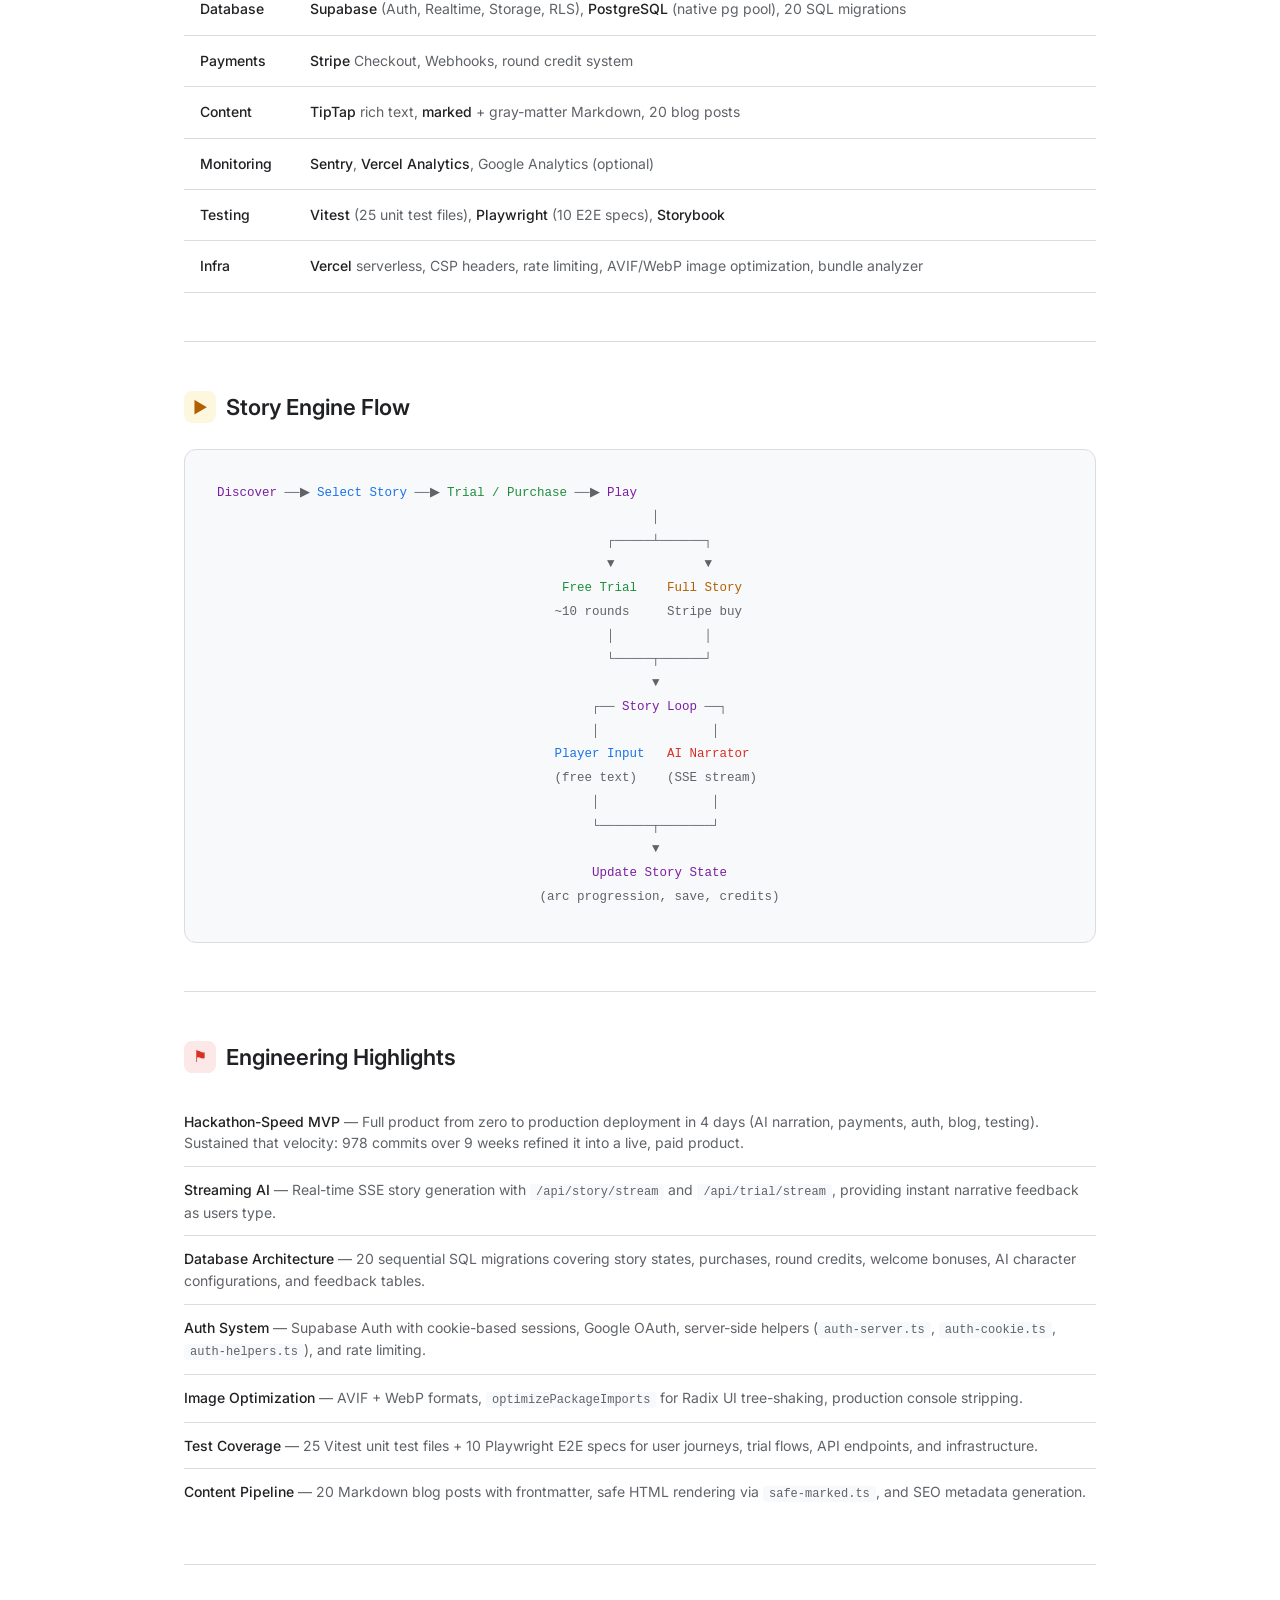
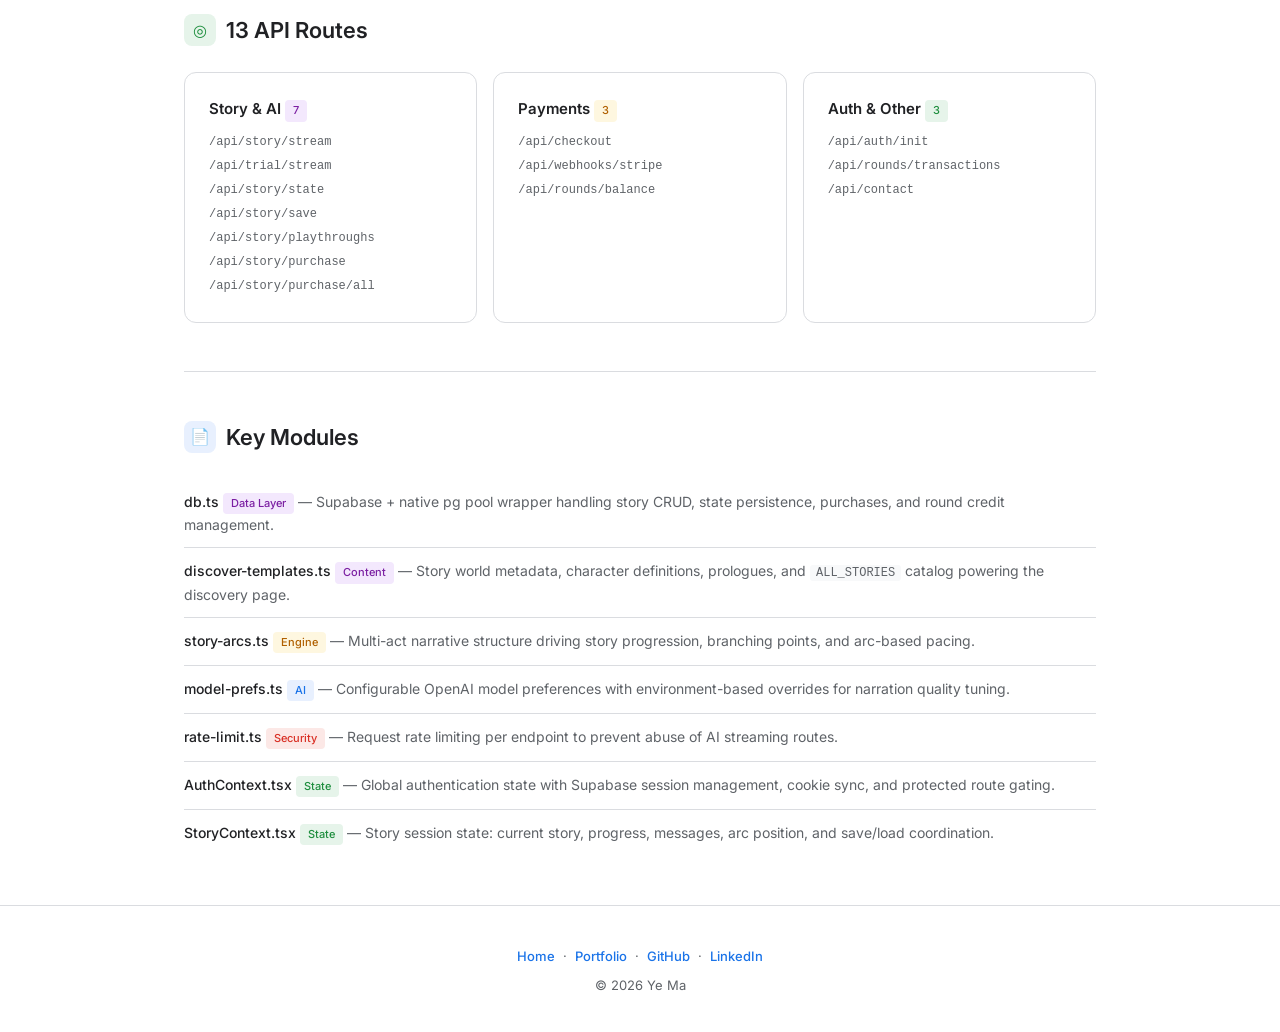
<file: noctveil.html>
<!DOCTYPE html>
<html lang="en">
<head>
<meta charset="UTF-8">
<meta name="viewport" content="width=device-width, initial-scale=1.0">
<title>Noctveil.ai — Technical Overview</title>
<meta name="description" content="Technical deep dive into Noctveil.ai — a solo-built AI-powered gothic dark romance interactive fiction platform. 22K LOC, 66 components, 35 test files. MVP in 4 days, iterated over 9 weeks and 978 commits.">
<meta name="theme-color" content="#7b1fa2">
<link rel="icon" href="data:image/svg+xml,%3Csvg xmlns='http://www.w3.org/2000/svg' viewBox='0 0 16 16'%3E%3Ctext y='14' font-size='14'%3E🕯%3C/text%3E%3C/svg%3E">
<meta property="og:title" content="Noctveil.ai — Technical Overview">
<meta property="og:description" content="Solo-built AI gothic dark romance interactive fiction. 22K LOC, 978 commits, 9 weeks to production.">
<meta property="og:type" content="website">
<meta property="og:url" content="https://brookema.github.io/resume/noctveil.html">
<meta name="twitter:card" content="summary_large_image">
<link href="https://fonts.googleapis.com/css2?family=Google+Sans:wght@400;500;700&family=Google+Sans+Mono:wght@400;500&family=Inter:wght@300;400;500;600&display=swap" rel="stylesheet">
<link rel="stylesheet" href="resume.css">
<style>
:root {
  --purple: #7b1fa2;
  --purple-light: #f3e8fd;
}

.chip-purple { background: var(--purple); color: #fff; border-color: var(--purple); }
.chip-purple:hover { background: #6a1b9a; border-color: #6a1b9a; }

.card code {
  font-family: var(--mono); font-size: 11.5px;
  background: var(--purple-light); color: var(--purple);
  padding: 1px 5px; border-radius: 3px;
}

.flow-box {
  background: var(--bg-gray);
  border: 1px solid var(--border);
  border-radius: 12px; padding: 32px;
  font-family: var(--mono); font-size: 12.5px;
  line-height: 1.9; overflow-x: auto; white-space: pre;
  color: var(--text-secondary);
}
.flow-box .b { color: var(--blue);   font-weight: 500; }
.flow-box .g { color: var(--green);  font-weight: 500; }
.flow-box .r { color: var(--red);    font-weight: 500; }
.flow-box .p { color: var(--purple); font-weight: 500; }
.flow-box .y { color: #b06000;       font-weight: 500; }

.api-list {
  font-family: var(--mono); font-size: 12px;
  color: var(--text-secondary); line-height: 2;
}

.tag-purple { background: var(--purple-light); color: var(--purple); }
</style>
</head>
<body>

<nav id="site-nav"></nav>

<div class="container">

  <!-- HERO -->
  <div class="hero">
    <h1>Technical Overview</h1>
    <p>A solo-built, AI-powered gothic dark romance interactive fiction platform. Players type free-text to drive branching narratives as an AI narrator generates the story in real time — with voice synthesis, streaming SSE generation, and Stripe-powered round packs. MVP shipped in 4 days; iterated to production over 9 weeks and 978 commits.</p>
    <div class="hero-links">
      <a href="https://noctveil.ai" target="_blank" class="chip chip-purple">Visit Live Site</a>
      <a href="portfolio.html" class="chip">Back to Portfolio</a>
    </div>
    <div style="display:flex;flex-wrap:wrap;gap:8px 20px;padding:16px 0 0;margin-top:16px;border-top:1px solid var(--border);font-size:13px;color:var(--text-secondary);">
      <span><strong style="color:var(--text);font-weight:500">Role</strong> · Solo full-stack engineer</span>
      <span><strong style="color:var(--text);font-weight:500">Timeline</strong> · Jan – Mar 2026 · 9 weeks · 978 commits</span>
      <span><strong style="color:var(--text);font-weight:500">Status</strong> · Live in production</span>
    </div>
  </div>

  <!-- STATS -->
  <div class="stats">
    <div class="stat-item">
      <div class="stat-num">22K</div>
      <div class="stat-label">TS/TSX LOC</div>
    </div>
    <div class="stat-item">
      <div class="stat-num">13</div>
      <div class="stat-label">API Routes</div>
    </div>
    <div class="stat-item">
      <div class="stat-num">66</div>
      <div class="stat-label">Components</div>
    </div>
    <div class="stat-item">
      <div class="stat-num">35</div>
      <div class="stat-label">Test Files</div>
    </div>
    <div class="stat-item">
      <div class="stat-num">20</div>
      <div class="stat-label">DB Migrations</div>
    </div>
    <div class="stat-item">
      <div class="stat-num">978</div>
      <div class="stat-label">Commits</div>
    </div>
  </div>

  <hr class="divider">

  <!-- ARCHITECTURE -->
  <section>
    <div class="section-header">
      <div class="section-icon" style="background:var(--purple-light);color:var(--purple);">&#9638;</div>
      <h2>Architecture</h2>
    </div>
    <div class="card-grid">
      <div class="card">
        <h3>AI Streaming Narration</h3>
        <p>OpenAI-powered narrator generates branching storylines in real time via <code>SSE</code> streaming. Players respond with free-text input — no predefined choices — and the AI adapts the narrative based on context and story arc progression.</p>
      </div>
      <div class="card">
        <h3>Story Engine</h3>
        <p>Multi-act story arc system with <code>StoryWorld</code> templates defining characters, prologues, and branching points. <code>AuthContext</code> + <code>StoryContext</code> manage state across discovery, trial play, and full story sessions.</p>
      </div>
      <div class="card">
        <h3>Trial &amp; Monetization</h3>
        <p>Free prologue (~10 rounds) with no account required. Full stories via one-time purchase or <code>round credits</code>. Stripe Checkout + Webhooks handle payments, and round balance tracks usage.</p>
      </div>
      <div class="card">
        <h3>UI &amp; Design System</h3>
        <p>66 components built with <code>Radix UI</code> + Tailwind + <code>CVA</code> variants. Gothic dark theme with <code>Playfair</code> / <code>Cormorant</code> display fonts, <code>Motion</code> animations, and responsive mobile layouts.</p>
      </div>
      <div class="card">
        <h3>Content &amp; Blog</h3>
        <p>20 Markdown blog posts with <code>gray-matter</code> frontmatter parsing and <code>marked</code> rendering. Rich text editing via <code>TipTap</code> for story creation. Discover page with categorized story templates.</p>
      </div>
      <div class="card">
        <h3>Security &amp; Monitoring</h3>
        <p>CSP headers, rate limiting, <code>Supabase Auth</code> with cookie-based sessions. <code>Sentry</code> error tracking, <code>Vercel Analytics</code>, and production console stripping with error-only preservation.</p>
      </div>
    </div>
  </section>

  <hr class="divider">

  <!-- TECH STACK -->
  <section>
    <div class="section-header">
      <div class="section-icon" style="background:var(--green-light);color:var(--green);">&#9671;</div>
      <h2>Tech Stack</h2>
    </div>
    <table class="clean-table">
      <thead><tr><th>Layer</th><th>Technologies</th></tr></thead>
      <tbody>
        <tr><td class="label">Framework</td><td class="value"><strong>Next.js 16</strong> (App Router, RSC), <strong>React 19</strong>, <strong>TypeScript 5</strong>, Turbopack</td></tr>
        <tr><td class="label">UI</td><td class="value"><strong>Radix UI</strong>, <strong>Tailwind CSS 3</strong>, CVA, <strong>Motion</strong>, TipTap, Recharts, Embla Carousel, Geist + Playfair + Cormorant</td></tr>
        <tr><td class="label">AI</td><td class="value"><strong>OpenAI</strong> SDK — streaming narration with configurable model preferences</td></tr>
        <tr><td class="label">Database</td><td class="value"><strong>Supabase</strong> (Auth, Realtime, Storage, RLS), <strong>PostgreSQL</strong> (native pg pool), 20 SQL migrations</td></tr>
        <tr><td class="label">Payments</td><td class="value"><strong>Stripe</strong> Checkout, Webhooks, round credit system</td></tr>
        <tr><td class="label">Content</td><td class="value"><strong>TipTap</strong> rich text, <strong>marked</strong> + gray-matter Markdown, 20 blog posts</td></tr>
        <tr><td class="label">Monitoring</td><td class="value"><strong>Sentry</strong>, <strong>Vercel Analytics</strong>, Google Analytics (optional)</td></tr>
        <tr><td class="label">Testing</td><td class="value"><strong>Vitest</strong> (25 unit test files), <strong>Playwright</strong> (10 E2E specs), <strong>Storybook</strong></td></tr>
        <tr><td class="label">Infra</td><td class="value"><strong>Vercel</strong> serverless, CSP headers, rate limiting, AVIF/WebP image optimization, bundle analyzer</td></tr>
      </tbody>
    </table>
  </section>

  <hr class="divider">

  <!-- STORY FLOW -->
  <section>
    <div class="section-header">
      <div class="section-icon" style="background:var(--yellow-light);color:#b06000;">&#9654;</div>
      <h2>Story Engine Flow</h2>
    </div>
    <div class="flow-box"><span class="p">Discover</span> ──▶ <span class="b">Select Story</span> ──▶ <span class="g">Trial / Purchase</span> ──▶ <span class="p">Play</span>
                                                          │
                                                    ┌─────┴──────┐
                                                    ▼            ▼
                                              <span class="g">Free Trial</span>    <span class="y">Full Story</span>
                                             ~10 rounds     Stripe buy
                                                    │            │
                                                    └─────┬──────┘
                                                          ▼
                                                  ┌── <span class="p">Story Loop</span> ──┐
                                                  │               │
                                             <span class="b">Player Input</span>   <span class="r">AI Narrator</span>
                                             (free text)    (SSE stream)
                                                  │               │
                                                  └───────┬───────┘
                                                          ▼
                                                  <span class="p">Update Story State</span>
                                           (arc progression, save, credits)</div>
  </section>

  <hr class="divider">

  <!-- ENGINEERING -->
  <section>
    <div class="section-header">
      <div class="section-icon" style="background:var(--red-light);color:var(--red);">&#9873;</div>
      <h2>Engineering Highlights</h2>
    </div>
    <ul class="detail-list">
      <li><strong>Hackathon-Speed MVP</strong> — Full product from zero to production deployment in 4 days (AI narration, payments, auth, blog, testing). Sustained that velocity: 978 commits over 9 weeks refined it into a live, paid product.</li>
      <li><strong>Streaming AI</strong> — Real-time SSE story generation with <code>/api/story/stream</code> and <code>/api/trial/stream</code>, providing instant narrative feedback as users type.</li>
      <li><strong>Database Architecture</strong> — 20 sequential SQL migrations covering story states, purchases, round credits, welcome bonuses, AI character configurations, and feedback tables.</li>
      <li><strong>Auth System</strong> — Supabase Auth with cookie-based sessions, Google OAuth, server-side helpers (<code>auth-server.ts</code>, <code>auth-cookie.ts</code>, <code>auth-helpers.ts</code>), and rate limiting.</li>
      <li><strong>Image Optimization</strong> — AVIF + WebP formats, <code>optimizePackageImports</code> for Radix UI tree-shaking, production console stripping.</li>
      <li><strong>Test Coverage</strong> — 25 Vitest unit test files + 10 Playwright E2E specs for user journeys, trial flows, API endpoints, and infrastructure.</li>
      <li><strong>Content Pipeline</strong> — 20 Markdown blog posts with frontmatter, safe HTML rendering via <code>safe-marked.ts</code>, and SEO metadata generation.</li>
    </ul>
  </section>

  <hr class="divider">

  <!-- API ROUTES -->
  <section>
    <div class="section-header">
      <div class="section-icon" style="background:var(--green-light);color:var(--green);">&#9678;</div>
      <h2>13 API Routes</h2>
    </div>
    <div class="card-grid">
      <div class="card">
        <h3>Story &amp; AI <span class="tag tag-purple">7</span></h3>
        <div class="api-list">/api/story/stream<br>/api/trial/stream<br>/api/story/state<br>/api/story/save<br>/api/story/playthroughs<br>/api/story/purchase<br>/api/story/purchase/all</div>
      </div>
      <div class="card">
        <h3>Payments <span class="tag tag-yellow">3</span></h3>
        <div class="api-list">/api/checkout<br>/api/webhooks/stripe<br>/api/rounds/balance</div>
      </div>
      <div class="card">
        <h3>Auth &amp; Other <span class="tag tag-green">3</span></h3>
        <div class="api-list">/api/auth/init<br>/api/rounds/transactions<br>/api/contact</div>
      </div>
    </div>
  </section>

  <hr class="divider">

  <!-- KEY MODULES -->
  <section>
    <div class="section-header">
      <div class="section-icon" style="background:var(--blue-light);color:var(--blue);">&#128196;</div>
      <h2>Key Modules</h2>
    </div>
    <ul class="detail-list">
      <li><strong>db.ts</strong> <span class="tag tag-purple">Data Layer</span> — Supabase + native pg pool wrapper handling story CRUD, state persistence, purchases, and round credit management.</li>
      <li><strong>discover-templates.ts</strong> <span class="tag tag-purple">Content</span> — Story world metadata, character definitions, prologues, and <code>ALL_STORIES</code> catalog powering the discovery page.</li>
      <li><strong>story-arcs.ts</strong> <span class="tag tag-yellow">Engine</span> — Multi-act narrative structure driving story progression, branching points, and arc-based pacing.</li>
      <li><strong>model-prefs.ts</strong> <span class="tag tag-blue">AI</span> — Configurable OpenAI model preferences with environment-based overrides for narration quality tuning.</li>
      <li><strong>rate-limit.ts</strong> <span class="tag tag-red">Security</span> — Request rate limiting per endpoint to prevent abuse of AI streaming routes.</li>
      <li><strong>AuthContext.tsx</strong> <span class="tag tag-green">State</span> — Global authentication state with Supabase session management, cookie sync, and protected route gating.</li>
      <li><strong>StoryContext.tsx</strong> <span class="tag tag-green">State</span> — Story session state: current story, progress, messages, arc position, and save/load coordination.</li>
    </ul>
  </section>

</div>

<footer id="site-footer"></footer>

<script src="shared-nav.js"></script>
</body>
</html>
</file>
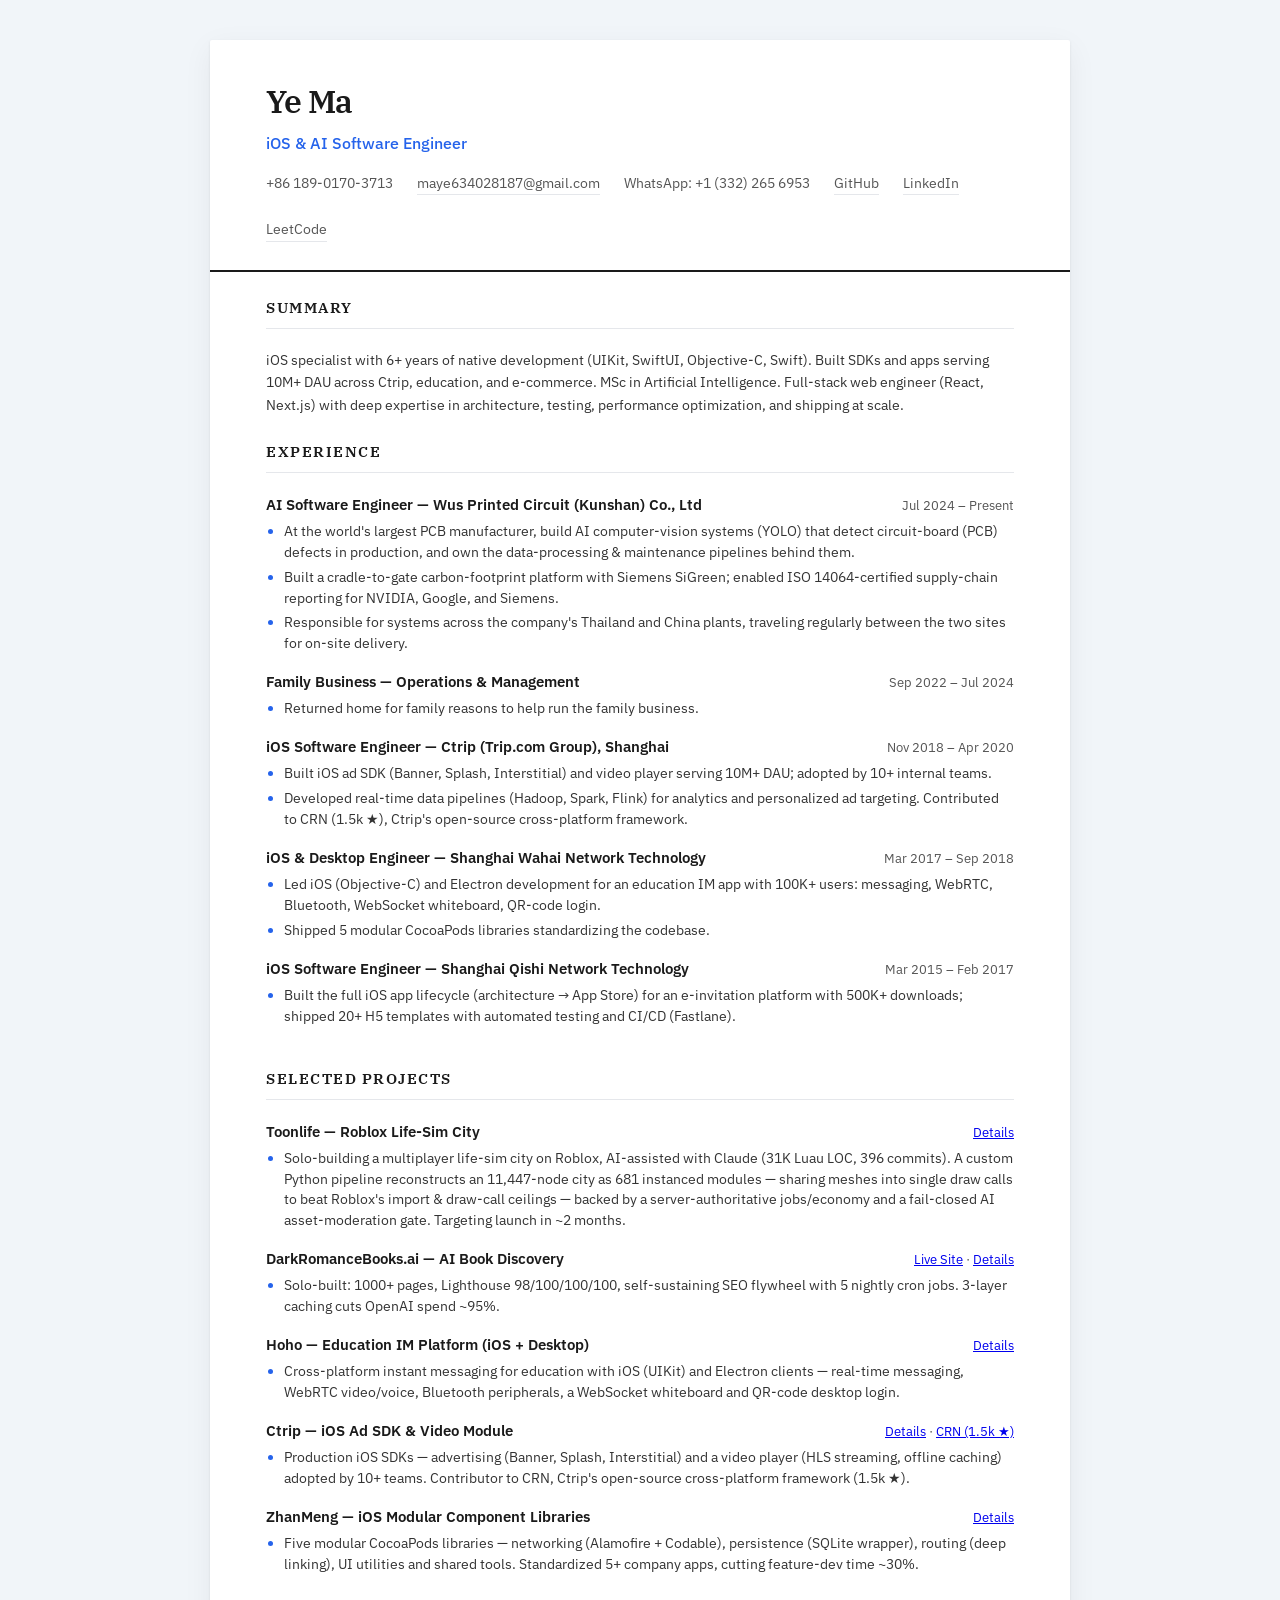
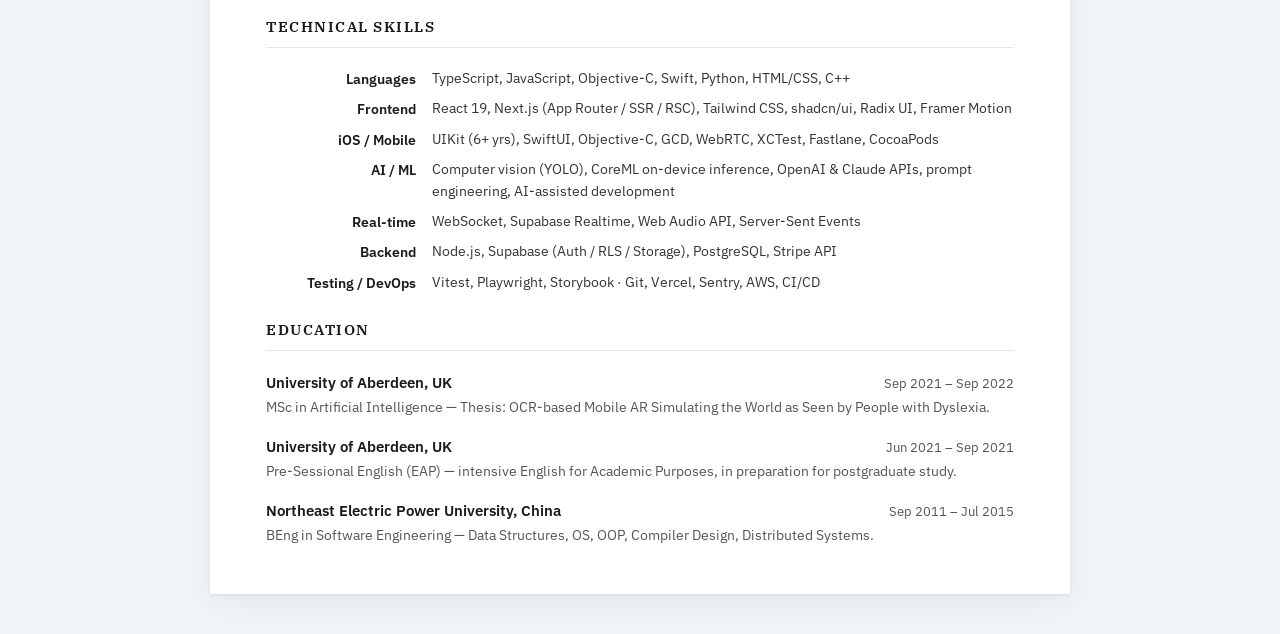
<file: resume.html>
<!DOCTYPE html>
<html lang="en">
<head>
<meta charset="UTF-8">
<meta name="viewport" content="width=device-width, initial-scale=1.0">
<title>Ye Ma — Resume | iOS &amp; AI Software Engineer</title>
<meta name="description" content="Resume of Ye Ma — iOS &amp; AI Software Engineer with 6+ years of native iOS, plus AI computer vision, carbon-footprint systems, and full-stack web.">
<meta name="theme-color" content="#2563eb">
<link rel="icon" href="data:image/svg+xml,%3Csvg xmlns='http://www.w3.org/2000/svg' viewBox='0 0 16 16'%3E%3Ctext y='14' font-size='14'%3E📄%3C/text%3E%3C/svg%3E">
<meta property="og:title" content="Ye Ma — Resume">
<meta property="og:description" content="iOS &amp; AI Software Engineer with 6+ years of native iOS, plus AI computer vision and full-stack web.">
<meta property="og:type" content="website">
<meta property="og:url" content="https://brookema.github.io/resume/resume.html">
<meta name="twitter:card" content="summary_large_image">
<style>
  @import url('https://fonts.googleapis.com/css2?family=IBM+Plex+Sans:wght@300;400;500;600;700&family=IBM+Plex+Serif:wght@400;500;600&display=swap');

  :root {
    --color-bg: #ffffff;
    --color-text: #1a1a1a;
    --color-muted: #555;
    --color-accent: #2563eb;
    --color-accent-light: #dbeafe;
    --color-border: #e5e7eb;
  }

  * { margin: 0; padding: 0; box-sizing: border-box; }

  body {
    font-family: 'IBM Plex Sans', -apple-system, sans-serif;
    color: var(--color-text);
    background: #f1f5f9;
    line-height: 1.6;
    -webkit-font-smoothing: antialiased;
  }

  .page {
    max-width: 860px;
    margin: 40px auto;
    background: var(--color-bg);
    box-shadow: 0 1px 3px rgba(0,0,0,0.08), 0 8px 30px rgba(0,0,0,0.06);
    border-radius: 2px;
  }

  header {
    padding: 36px 56px 28px;
    border-bottom: 2px solid var(--color-text);
  }

  header h1 {
    font-family: 'IBM Plex Serif', serif;
    font-size: 32px;
    font-weight: 600;
    letter-spacing: -0.5px;
    margin-bottom: 4px;
  }

  header .title {
    font-size: 16px;
    font-weight: 500;
    color: var(--color-accent);
    margin-bottom: 16px;
  }

  .contact-row {
    display: flex;
    flex-wrap: wrap;
    gap: 24px;
    font-size: 13.5px;
    color: var(--color-muted);
  }

  .contact-row a {
    color: var(--color-muted);
    text-decoration: none;
    border-bottom: 1px solid var(--color-border);
    transition: color 0.2s, border-color 0.2s;
  }

  .contact-row a:hover {
    color: var(--color-accent);
    border-color: var(--color-accent);
  }

  .content { padding: 0 56px 32px; }

  section { padding-top: 24px; }

  section h2 {
    font-family: 'IBM Plex Serif', serif;
    font-size: 15px;
    font-weight: 600;
    text-transform: uppercase;
    letter-spacing: 1.5px;
    color: var(--color-text);
    border-bottom: 1px solid var(--color-border);
    padding-bottom: 8px;
    margin-bottom: 20px;
  }

  .entry { margin-bottom: 16px; }

  .entry-header {
    display: flex;
    justify-content: space-between;
    align-items: baseline;
    flex-wrap: wrap;
    gap: 4px;
    margin-bottom: 2px;
  }

  .entry-title {
    font-weight: 600;
    font-size: 15px;
  }

  .entry-date {
    font-size: 13px;
    color: var(--color-muted);
    white-space: nowrap;
  }

  .entry-subtitle {
    font-size: 13.5px;
    color: var(--color-muted);
    margin-bottom: 6px;
  }

  .entry-subtitle a {
    color: var(--color-accent);
    text-decoration: none;
  }

  ul {
    padding-left: 18px;
    margin-top: 4px;
  }

  ul li {
    font-size: 13.5px;
    color: #333;
    margin-bottom: 4px;
    line-height: 1.55;
  }

  ul li::marker { color: var(--color-accent); }

  .skills-grid {
    display: grid;
    grid-template-columns: 150px 1fr;
    gap: 8px 16px;
    font-size: 13.5px;
  }

  .skills-grid dt {
    font-weight: 600;
    color: var(--color-text);
    text-align: right;
    padding-top: 1px;
  }

  .skills-grid dd {
    color: #333;
  }

  .about-list {
    list-style: none;
    padding-left: 0;
  }

  .about-list li {
    font-size: 13.5px;
    color: #333;
    padding: 3px 0;
    padding-left: 16px;
    position: relative;
  }

  .about-list li::before {
    content: '';
    position: absolute;
    left: 0;
    top: 11px;
    width: 6px;
    height: 6px;
    background: var(--color-accent);
    border-radius: 50%;
  }

  @media print {
    @page { margin: 0.5in; }
    body { background: #fff; margin: 0; }
    .page { margin: 0; box-shadow: none; max-width: 100%; border-radius: 0; }
    header { padding: 20px 0 16px; }
    header h1 { font-size: 28px; }
    .content { padding: 0 0 16px; }
    section { padding-top: 16px; }
    section h2 { margin-bottom: 12px; padding-bottom: 5px; font-size: 14px; }
    .entry { margin-bottom: 10px; }
    .entry-title { font-size: 14px; }
    .entry-date { font-size: 12px; }
    ul { margin-top: 2px; }
    ul li { margin-bottom: 2px; font-size: 12.5px; line-height: 1.5; }
    .skills-grid { gap: 4px 12px; font-size: 12.5px; }
    .skills-grid dt { font-size: 12.5px; }
    .contact-row { font-size: 12px; gap: 16px; }
    .entry-subtitle { font-size: 12.5px; }
    .entry-subtitle a, .entry-date a { color: var(--color-accent); text-decoration: none; }
    a[href]::after { content: none; }
    .entry { break-inside: avoid; }
    p { font-size: 12.5px !important; line-height: 1.5 !important; }
  }

  @media (max-width: 640px) {
    header, .content { padding-left: 24px; padding-right: 24px; }
    header { padding-top: 32px; padding-bottom: 28px; }
    .skills-grid { grid-template-columns: 1fr; }
    .skills-grid dt { text-align: left; }
  }
</style>
</head>
<body>
<div class="page">
  <header>
    <h1>Ye Ma</h1>
    <div class="title">iOS &amp; AI Software Engineer</div>
    <div class="contact-row">
      <span>+86 189-0170-3713</span>
      <a href="mailto:maye634028187@gmail.com">maye634028187@gmail.com</a>
      <span>WhatsApp: +1 (332) 265 6953</span>
      <a href="https://github.com/BrookeMa">GitHub</a>
      <a href="https://www.linkedin.com/in/brook-ma-45354722b/">LinkedIn</a>
      <a href="https://leetcode.com/u/maye634028187/">LeetCode</a>
    </div>
  </header>

  <div class="content">

    <!-- Summary -->
    <section>
      <h2>Summary</h2>
      <p style="font-size:13.5px;color:#333;line-height:1.65;">
        iOS specialist with 6+ years of native development (UIKit, SwiftUI, Objective-C, Swift). Built SDKs and apps serving 10M+ DAU across Ctrip, education, and e-commerce. MSc in Artificial Intelligence. Full-stack web engineer (React, Next.js) with deep expertise in architecture, testing, performance optimization, and shipping at scale.
      </p>
    </section>

    <!-- Experience -->
    <section>
      <h2>Experience</h2>

      <div class="entry">
        <div class="entry-header">
          <span class="entry-title">AI Software Engineer &mdash; Wus Printed Circuit (Kunshan) Co., Ltd</span>
          <span class="entry-date">Jul 2024 &ndash; Present</span>
        </div>
        <ul>
          <li>At the world's largest PCB manufacturer, build AI computer-vision systems (YOLO) that detect circuit-board (PCB) defects in production, and own the data-processing &amp; maintenance pipelines behind them.</li>
          <li>Built a cradle-to-gate carbon-footprint platform with Siemens SiGreen; enabled ISO 14064-certified supply-chain reporting for NVIDIA, Google, and Siemens.</li>
          <li>Responsible for systems across the company's Thailand and China plants, traveling regularly between the two sites for on-site delivery.</li>
        </ul>
      </div>

      <div class="entry">
        <div class="entry-header">
          <span class="entry-title">Family Business &mdash; Operations &amp; Management</span>
          <span class="entry-date">Sep 2022 &ndash; Jul 2024</span>
        </div>
        <ul>
          <li>Returned home for family reasons to help run the family business.</li>
        </ul>
      </div>

      <div class="entry">
        <div class="entry-header">
          <span class="entry-title">iOS Software Engineer &mdash; Ctrip (Trip.com Group), Shanghai</span>
          <span class="entry-date">Nov 2018 &ndash; Apr 2020</span>
        </div>
        <ul>
          <li>Built iOS ad SDK (Banner, Splash, Interstitial) and video player serving 10M+ DAU; adopted by 10+ internal teams.</li>
          <li>Developed real-time data pipelines (Hadoop, Spark, Flink) for analytics and personalized ad targeting. Contributed to CRN (1.5k ★), Ctrip's open-source cross-platform framework.</li>
        </ul>
      </div>

      <div class="entry">
        <div class="entry-header">
          <span class="entry-title">iOS &amp; Desktop Engineer &mdash; Shanghai Wahai Network Technology</span>
          <span class="entry-date">Mar 2017 &ndash; Sep 2018</span>
        </div>
        <ul>
          <li>Led iOS (Objective-C) and Electron development for an education IM app with 100K+ users: messaging, WebRTC, Bluetooth, WebSocket whiteboard, QR-code login.</li>
          <li>Shipped 5 modular CocoaPods libraries standardizing the codebase.</li>
        </ul>
      </div>

      <div class="entry">
        <div class="entry-header">
          <span class="entry-title">iOS Software Engineer &mdash; Shanghai Qishi Network Technology</span>
          <span class="entry-date">Mar 2015 &ndash; Feb 2017</span>
        </div>
        <ul>
          <li>Built the full iOS app lifecycle (architecture → App Store) for an e-invitation platform with 500K+ downloads; shipped 20+ H5 templates with automated testing and CI/CD (Fastlane).</li>
        </ul>
      </div>

    </section>

    <!-- Projects -->
    <section>
      <h2>Selected Projects</h2>

      <div class="entry">
        <div class="entry-header">
          <span class="entry-title">Toonlife &mdash; Roblox Life-Sim City</span>
          <span class="entry-date"><a href="https://brookema.github.io/resume/toonlife.html">Details</a></span>
        </div>
        <ul>
          <li>Solo-building a multiplayer life-sim city on Roblox, AI-assisted with Claude (31K Luau LOC, 396 commits). A custom Python pipeline reconstructs an 11,447-node city as 681 instanced modules — sharing meshes into single draw calls to beat Roblox's import &amp; draw-call ceilings — backed by a server-authoritative jobs/economy and a fail-closed AI asset-moderation gate. Targeting launch in ~2 months.</li>
        </ul>
      </div>

      <div class="entry">
        <div class="entry-header">
          <span class="entry-title">DarkRomanceBooks.ai &mdash; AI Book Discovery</span>
          <span class="entry-date"><a href="https://darkromancebooks.ai" target="_blank">Live Site</a> · <a href="https://brookema.github.io/resume/DarkRomanceBooks-TechStack.html">Details</a></span>
        </div>
        <ul>
          <li>Solo-built: 1000+ pages, Lighthouse 98/100/100/100, self-sustaining SEO flywheel with 5 nightly cron jobs. 3-layer caching cuts OpenAI spend ~95%.</li>
        </ul>
      </div>

      <div class="entry">
        <div class="entry-header">
          <span class="entry-title">Hoho &mdash; Education IM Platform (iOS + Desktop)</span>
          <span class="entry-date"><a href="https://brookema.github.io/resume/hoho.html">Details</a></span>
        </div>
        <ul>
          <li>Cross-platform instant messaging for education with iOS (UIKit) and Electron clients — real-time messaging, WebRTC video/voice, Bluetooth peripherals, a WebSocket whiteboard and QR-code desktop login.</li>
        </ul>
      </div>

      <div class="entry">
        <div class="entry-header">
          <span class="entry-title">Ctrip &mdash; iOS Ad SDK &amp; Video Module</span>
          <span class="entry-date"><a href="https://brookema.github.io/resume/ctrip.html">Details</a> · <a href="https://github.com/ctripcorp/CRN" target="_blank">CRN (1.5k ★)</a></span>
        </div>
        <ul>
          <li>Production iOS SDKs — advertising (Banner, Splash, Interstitial) and a video player (HLS streaming, offline caching) adopted by 10+ teams. Contributor to CRN, Ctrip's open-source cross-platform framework (1.5k ★).</li>
        </ul>
      </div>

      <div class="entry">
        <div class="entry-header">
          <span class="entry-title">ZhanMeng &mdash; iOS Modular Component Libraries</span>
          <span class="entry-date"><a href="https://brookema.github.io/resume/zhanmeng.html">Details</a></span>
        </div>
        <ul>
          <li>Five modular CocoaPods libraries — networking (Alamofire + Codable), persistence (SQLite wrapper), routing (deep linking), UI utilities and shared tools. Standardized 5+ company apps, cutting feature-dev time ~30%.</li>
        </ul>
      </div>
    </section>

    <!-- Skills -->
    <section>
      <h2>Technical Skills</h2>
      <dl class="skills-grid">
        <dt>Languages</dt>
        <dd>TypeScript, JavaScript, Objective-C, Swift, Python, HTML/CSS, C++</dd>

        <dt>Frontend</dt>
        <dd>React 19, Next.js (App Router / SSR / RSC), Tailwind CSS, shadcn/ui, Radix UI, Framer Motion</dd>

        <dt>iOS / Mobile</dt>
        <dd>UIKit (6+ yrs), SwiftUI, Objective-C, GCD, WebRTC, XCTest, Fastlane, CocoaPods</dd>

        <dt>AI / ML</dt>
        <dd>Computer vision (YOLO), CoreML on-device inference, OpenAI &amp; Claude APIs, prompt engineering, AI-assisted development</dd>

        <dt>Real-time</dt>
        <dd>WebSocket, Supabase Realtime, Web Audio API, Server-Sent Events</dd>

        <dt>Backend</dt>
        <dd>Node.js, Supabase (Auth / RLS / Storage), PostgreSQL, Stripe API</dd>

        <dt>Testing / DevOps</dt>
        <dd>Vitest, Playwright, Storybook · Git, Vercel, Sentry, AWS, CI/CD</dd>
      </dl>
    </section>

    <!-- Education -->
    <section>
      <h2>Education</h2>

      <div class="entry">
        <div class="entry-header">
          <span class="entry-title">University of Aberdeen, UK</span>
          <span class="entry-date">Sep 2021 &ndash; Sep 2022</span>
        </div>
        <div class="entry-subtitle">MSc in Artificial Intelligence &mdash; Thesis: OCR-based Mobile AR Simulating the World as Seen by People with Dyslexia.</div>
      </div>

      <div class="entry">
        <div class="entry-header">
          <span class="entry-title">University of Aberdeen, UK</span>
          <span class="entry-date">Jun 2021 &ndash; Sep 2021</span>
        </div>
        <div class="entry-subtitle">Pre-Sessional English (EAP) &mdash; intensive English for Academic Purposes, in preparation for postgraduate study.</div>
      </div>

      <div class="entry">
        <div class="entry-header">
          <span class="entry-title">Northeast Electric Power University, China</span>
          <span class="entry-date">Sep 2011 &ndash; Jul 2015</span>
        </div>
        <div class="entry-subtitle">BEng in Software Engineering &mdash; Data Structures, OS, OOP, Compiler Design, Distributed Systems.</div>
      </div>
    </section>

  </div>
</div>
</body>
</html>
</file>
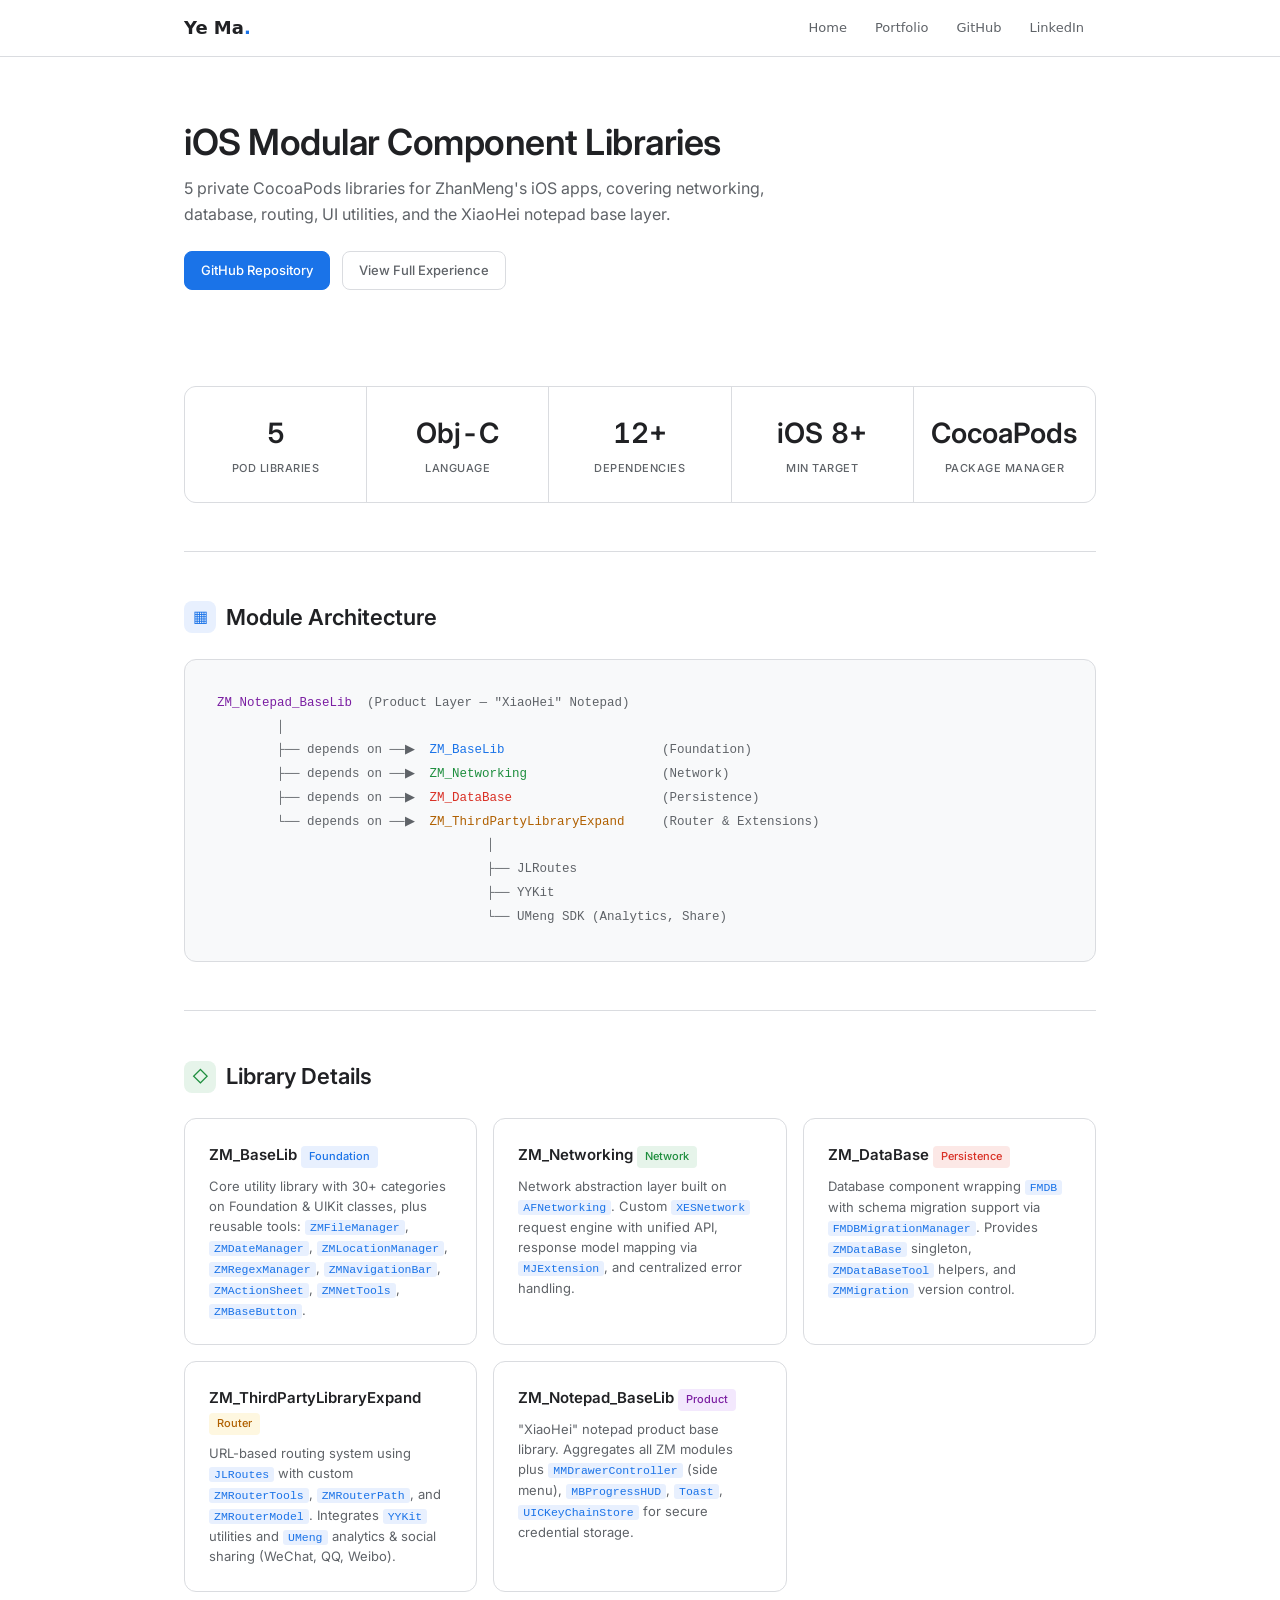
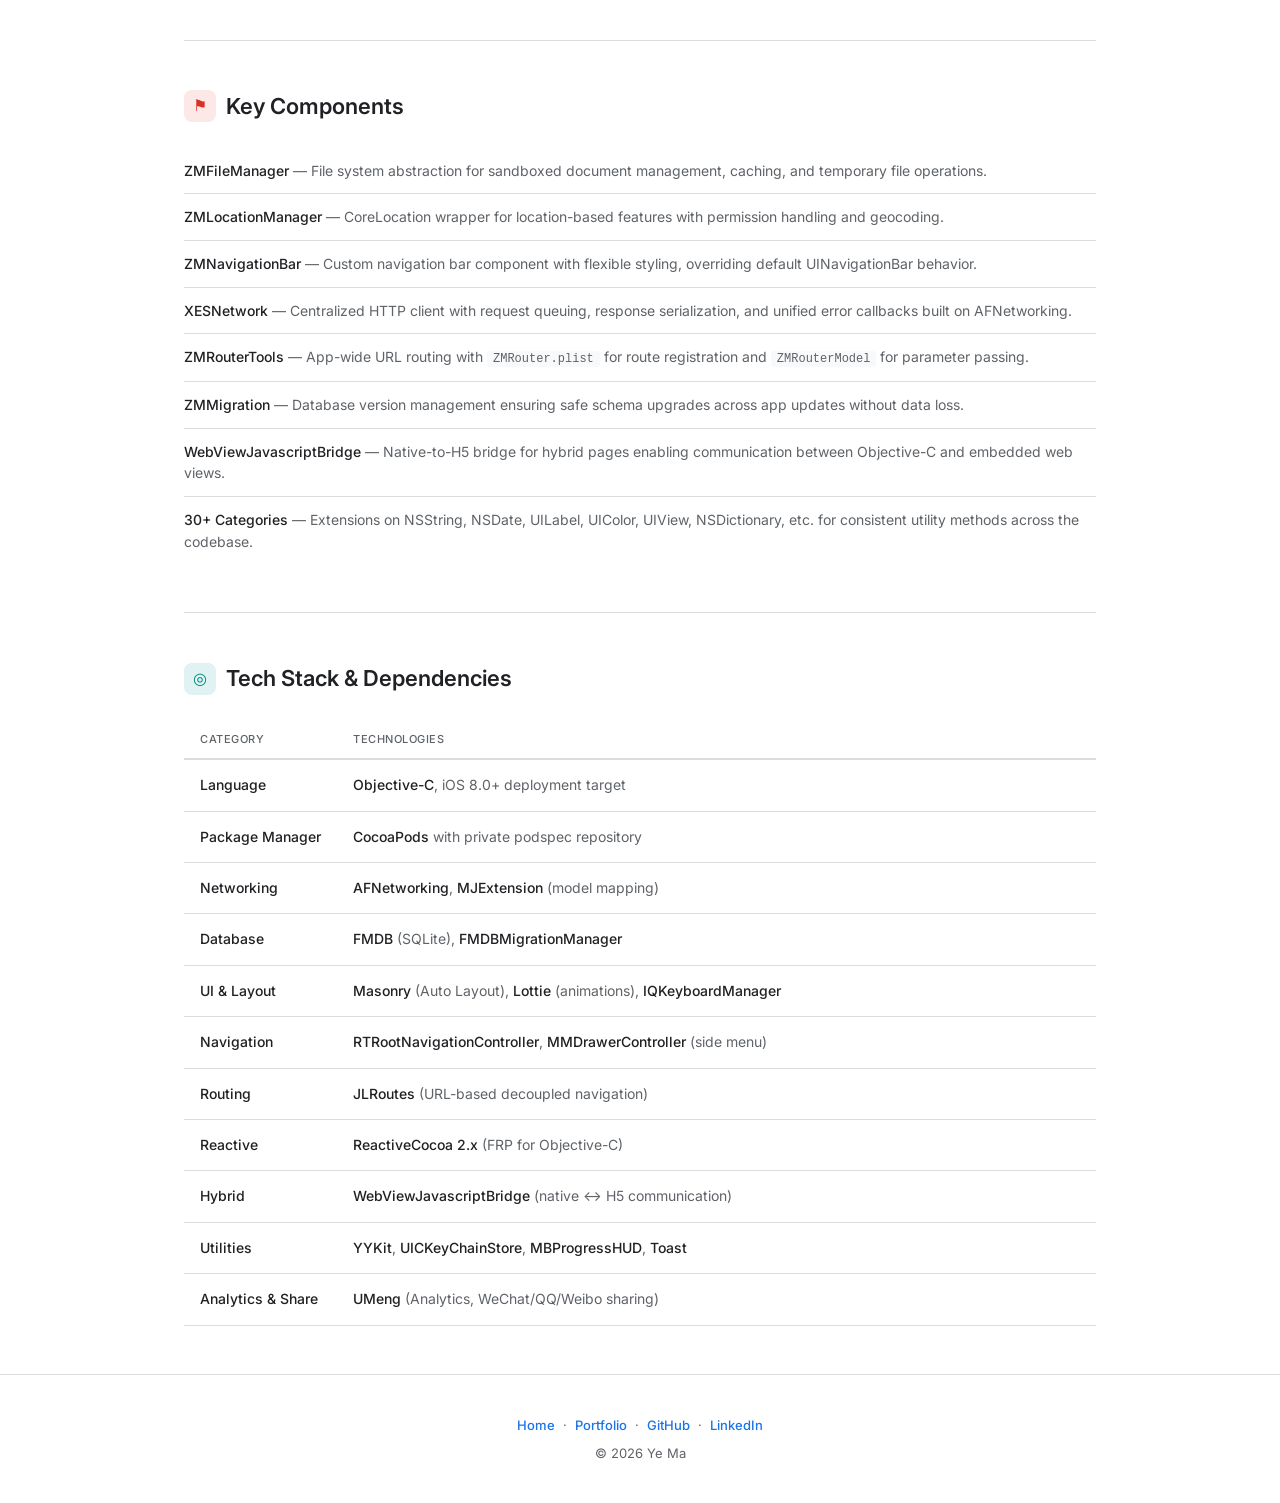
<file: zhanmeng.html>
<!DOCTYPE html>
<html lang="en">
<head>
<meta charset="UTF-8">
<meta name="viewport" content="width=device-width, initial-scale=1.0">
<title>ZhanMeng — iOS Modular Component Libraries</title>
<meta name="description" content="Five modular CocoaPods libraries for iOS — networking, database, routing, UI utilities, and common tools. Built for standardized cross-app development.">
<meta property="og:title" content="ZhanMeng — iOS Modular Libraries">
<meta property="og:description" content="Five modular CocoaPods component libraries for iOS development.">
<meta property="og:type" content="website">
<meta property="og:url" content="https://brookema.github.io/resume/zhanmeng.html">
<link href="https://fonts.googleapis.com/css2?family=Google+Sans:wght@400;500;700&family=Google+Sans+Mono:wght@400;500&family=Inter:wght@300;400;500;600&display=swap" rel="stylesheet">
<link rel="stylesheet" href="resume.css">
<style>
:root {
  --purple: #7b1fa2;
  --purple-light: #f3e8fd;
  --teal: #00897b;
  --teal-light: #e0f2f1;
}

.stats { grid-template-columns: repeat(5, 1fr); }
.clean-table .label { width: 150px; }

.card code {
  font-family: var(--mono); font-size: 11.5px;
  background: var(--blue-light); color: var(--blue);
  padding: 1px 5px; border-radius: 3px;
}

.tag-purple { background: var(--purple-light); color: var(--purple); }
.tag-teal   { background: var(--teal-light);   color: var(--teal); }

.flow-box {
  background: var(--bg-gray);
  border: 1px solid var(--border);
  border-radius: 12px; padding: 32px;
  font-family: var(--mono); font-size: 12.5px;
  line-height: 1.9; overflow-x: auto; white-space: pre;
  color: var(--text-secondary);
}
.flow-box .b { color: var(--blue);   font-weight: 500; }
.flow-box .g { color: var(--green);  font-weight: 500; }
.flow-box .r { color: var(--red);    font-weight: 500; }
.flow-box .y { color: #b06000;       font-weight: 500; }
.flow-box .p { color: var(--purple); font-weight: 500; }

@media (max-width: 768px) { .stats { grid-template-columns: repeat(3, 1fr); } }
@media (max-width: 480px) { .stats { grid-template-columns: repeat(2, 1fr); } }
</style>
</head>
<body>

<nav id="site-nav"></nav>

<div class="container">

  <div class="hero">
    <h1>iOS Modular Component Libraries</h1>
    <p>5 private CocoaPods libraries for ZhanMeng's iOS apps, covering networking, database, routing, UI utilities, and the XiaoHei notepad base layer.</p>
    <div class="hero-links">
      <a href="https://github.com/BrookeMa/CV_ZM" target="_blank" class="chip chip-blue">GitHub Repository</a>
      <a href="index.html#experience" class="chip">View Full Experience</a>
    </div>
  </div>

  <div class="stats">
    <div class="stat-item">
      <div class="stat-num">5</div>
      <div class="stat-label">Pod Libraries</div>
    </div>
    <div class="stat-item">
      <div class="stat-num">Obj-C</div>
      <div class="stat-label">Language</div>
    </div>
    <div class="stat-item">
      <div class="stat-num">12+</div>
      <div class="stat-label">Dependencies</div>
    </div>
    <div class="stat-item">
      <div class="stat-num">iOS 8+</div>
      <div class="stat-label">Min Target</div>
    </div>
    <div class="stat-item">
      <div class="stat-num">CocoaPods</div>
      <div class="stat-label">Package Manager</div>
    </div>
  </div>

  <hr class="divider">

  <!-- MODULE ARCHITECTURE -->
  <section>
    <div class="section-header">
      <div class="section-icon" style="background:var(--blue-light);color:var(--blue);">&#9638;</div>
      <h2>Module Architecture</h2>
    </div>
    <div class="flow-box"><span class="p">ZM_Notepad_BaseLib</span>  (Product Layer — "XiaoHei" Notepad)
        │
        ├── depends on ──▶  <span class="b">ZM_BaseLib</span>                     (Foundation)
        ├── depends on ──▶  <span class="g">ZM_Networking</span>                  (Network)
        ├── depends on ──▶  <span class="r">ZM_DataBase</span>                    (Persistence)
        └── depends on ──▶  <span class="y">ZM_ThirdPartyLibraryExpand</span>     (Router & Extensions)
                                    │
                                    ├── JLRoutes
                                    ├── YYKit
                                    └── UMeng SDK (Analytics, Share)</div>
  </section>

  <hr class="divider">

  <!-- LIBRARIES -->
  <section>
    <div class="section-header">
      <div class="section-icon" style="background:var(--green-light);color:var(--green);">&#9671;</div>
      <h2>Library Details</h2>
    </div>
    <div class="card-grid">
      <div class="card">
        <h3>ZM_BaseLib <span class="tag tag-blue">Foundation</span></h3>
        <p>Core utility library with 30+ categories on Foundation & UIKit classes, plus reusable tools: <code>ZMFileManager</code>, <code>ZMDateManager</code>, <code>ZMLocationManager</code>, <code>ZMRegexManager</code>, <code>ZMNavigationBar</code>, <code>ZMActionSheet</code>, <code>ZMNetTools</code>, <code>ZMBaseButton</code>.</p>
      </div>
      <div class="card">
        <h3>ZM_Networking <span class="tag tag-green">Network</span></h3>
        <p>Network abstraction layer built on <code>AFNetworking</code>. Custom <code>XESNetwork</code> request engine with unified API, response model mapping via <code>MJExtension</code>, and centralized error handling.</p>
      </div>
      <div class="card">
        <h3>ZM_DataBase <span class="tag tag-red">Persistence</span></h3>
        <p>Database component wrapping <code>FMDB</code> with schema migration support via <code>FMDBMigrationManager</code>. Provides <code>ZMDataBase</code> singleton, <code>ZMDataBaseTool</code> helpers, and <code>ZMMigration</code> version control.</p>
      </div>
      <div class="card">
        <h3>ZM_ThirdPartyLibraryExpand <span class="tag tag-yellow">Router</span></h3>
        <p>URL-based routing system using <code>JLRoutes</code> with custom <code>ZMRouterTools</code>, <code>ZMRouterPath</code>, and <code>ZMRouterModel</code>. Integrates <code>YYKit</code> utilities and <code>UMeng</code> analytics & social sharing (WeChat, QQ, Weibo).</p>
      </div>
      <div class="card">
        <h3>ZM_Notepad_BaseLib <span class="tag tag-purple">Product</span></h3>
        <p>"XiaoHei" notepad product base library. Aggregates all ZM modules plus <code>MMDrawerController</code> (side menu), <code>MBProgressHUD</code>, <code>Toast</code>, <code>UICKeyChainStore</code> for secure credential storage.</p>
      </div>
    </div>
  </section>

  <hr class="divider">

  <!-- KEY COMPONENTS -->
  <section>
    <div class="section-header">
      <div class="section-icon" style="background:var(--red-light);color:var(--red);">&#9873;</div>
      <h2>Key Components</h2>
    </div>
    <ul class="detail-list">
      <li><strong>ZMFileManager</strong> — File system abstraction for sandboxed document management, caching, and temporary file operations.</li>
      <li><strong>ZMLocationManager</strong> — CoreLocation wrapper for location-based features with permission handling and geocoding.</li>
      <li><strong>ZMNavigationBar</strong> — Custom navigation bar component with flexible styling, overriding default UINavigationBar behavior.</li>
      <li><strong>XESNetwork</strong> — Centralized HTTP client with request queuing, response serialization, and unified error callbacks built on AFNetworking.</li>
      <li><strong>ZMRouterTools</strong> — App-wide URL routing with <code>ZMRouter.plist</code> for route registration and <code>ZMRouterModel</code> for parameter passing.</li>
      <li><strong>ZMMigration</strong> — Database version management ensuring safe schema upgrades across app updates without data loss.</li>
      <li><strong>WebViewJavascriptBridge</strong> — Native-to-H5 bridge for hybrid pages enabling communication between Objective-C and embedded web views.</li>
      <li><strong>30+ Categories</strong> — Extensions on NSString, NSDate, UILabel, UIColor, UIView, NSDictionary, etc. for consistent utility methods across the codebase.</li>
    </ul>
  </section>

  <hr class="divider">

  <!-- TECH STACK -->
  <section>
    <div class="section-header">
      <div class="section-icon" style="background:var(--teal-light);color:var(--teal);">&#9678;</div>
      <h2>Tech Stack & Dependencies</h2>
    </div>
    <table class="clean-table">
      <thead><tr><th>Category</th><th>Technologies</th></tr></thead>
      <tbody>
        <tr><td class="label">Language</td><td class="value"><strong>Objective-C</strong>, iOS 8.0+ deployment target</td></tr>
        <tr><td class="label">Package Manager</td><td class="value"><strong>CocoaPods</strong> with private podspec repository</td></tr>
        <tr><td class="label">Networking</td><td class="value"><strong>AFNetworking</strong>, <strong>MJExtension</strong> (model mapping)</td></tr>
        <tr><td class="label">Database</td><td class="value"><strong>FMDB</strong> (SQLite), <strong>FMDBMigrationManager</strong></td></tr>
        <tr><td class="label">UI & Layout</td><td class="value"><strong>Masonry</strong> (Auto Layout), <strong>Lottie</strong> (animations), <strong>IQKeyboardManager</strong></td></tr>
        <tr><td class="label">Navigation</td><td class="value"><strong>RTRootNavigationController</strong>, <strong>MMDrawerController</strong> (side menu)</td></tr>
        <tr><td class="label">Routing</td><td class="value"><strong>JLRoutes</strong> (URL-based decoupled navigation)</td></tr>
        <tr><td class="label">Reactive</td><td class="value"><strong>ReactiveCocoa 2.x</strong> (FRP for Objective-C)</td></tr>
        <tr><td class="label">Hybrid</td><td class="value"><strong>WebViewJavascriptBridge</strong> (native ↔ H5 communication)</td></tr>
        <tr><td class="label">Utilities</td><td class="value"><strong>YYKit</strong>, <strong>UICKeyChainStore</strong>, <strong>MBProgressHUD</strong>, <strong>Toast</strong></td></tr>
        <tr><td class="label">Analytics & Share</td><td class="value"><strong>UMeng</strong> (Analytics, WeChat/QQ/Weibo sharing)</td></tr>
      </tbody>
    </table>
  </section>

</div>

<footer id="site-footer"></footer>

<script src="shared-nav.js"></script>
</body>
</html>
</file>
<file: resume.css>
/* ============================================================
 * resume.css — shared styles for all project/landing pages
 *
 * Loaded by: DarkRomanceBooks-TechStack.html, index.html,
 *            portfolio.html, ctrip.html, easynews.html,
 *            hoho.html, zhanmeng.html
 *
 * NOT loaded by: resume.html (the A4 print CV uses IBM Plex
 *   and a separate design system).
 *
 * Page-specific overrides (e.g. --purple variant, stats column
 * count, unique components like .flow-box, .project-card,
 * .tl-item, .demo-grid, .evidence-grid) stay in each page's
 * inline <style> block.
 *
 * Nav + footer are injected by shared-nav.js with scoped
 * classes (#site-nav .sn-*), so no generic nav/footer styles
 * belong here.
 * ============================================================ */

/* --- DESIGN TOKENS ------------------------------------------- */
:root {
  --blue: #1a73e8;
  --blue-light: #e8f0fe;
  --green: #1e8e3e;
  --green-light: #e6f4ea;
  --red: #d93025;
  --red-light: #fce8e6;
  --yellow: #f9ab00;
  --yellow-light: #fef7e0;
  --text: #202124;
  --text-secondary: #5f6368;
  --border: #dadce0;
  --bg: #ffffff;
  --bg-gray: #f8f9fa;
  --font: 'Inter', -apple-system, sans-serif;
  --mono: 'Google Sans Mono', 'SF Mono', monospace;
}

/* --- RESET & BASE -------------------------------------------- */
* { margin: 0; padding: 0; box-sizing: border-box; }
html { scroll-behavior: smooth; }

body {
  font-family: var(--font);
  color: var(--text);
  background: var(--bg);
  line-height: 1.6;
  -webkit-font-smoothing: antialiased;
}

a { color: var(--blue); text-decoration: none; }
a:hover { text-decoration: underline; }

/* --- LAYOUT -------------------------------------------------- */
.container { max-width: 960px; margin: 0 auto; padding: 0 24px; }
.divider { border: none; border-top: 1px solid var(--border); margin: 0; }

/* --- HERO ---------------------------------------------------- */
.hero { padding: 64px 0 48px; }
.hero h1 {
  font-size: 36px; font-weight: 600; letter-spacing: -0.5px;
  margin-bottom: 12px; line-height: 1.2;
}
.hero p {
  font-size: 16px; color: var(--text-secondary);
  max-width: 640px; margin-bottom: 24px;
}
.hero-links { display: flex; gap: 12px; flex-wrap: wrap; }

.chip {
  display: inline-flex; align-items: center; gap: 6px;
  font-size: 13px; font-weight: 500; padding: 8px 16px;
  border-radius: 8px; border: 1px solid var(--border);
  color: var(--text-secondary); text-decoration: none;
  transition: background .15s, border-color .15s;
}
.chip:hover { background: var(--bg-gray); border-color: #bdc1c6; text-decoration: none; }
.chip-blue { background: var(--blue); color: #fff; border-color: var(--blue); }
.chip-blue:hover { background: #1765cc; border-color: #1765cc; }

/* --- STATS STRIP --------------------------------------------- */
.stats {
  display: grid;
  grid-template-columns: repeat(6, 1fr);   /* override per-page when needed */
  gap: 1px; background: var(--border);
  border: 1px solid var(--border);
  border-radius: 12px; overflow: hidden;
  margin: 48px 0;
}
.stat-item {
  background: var(--bg);
  padding: 24px 16px; text-align: center;
}
.stat-num {
  font-size: 28px; font-weight: 600; color: var(--text);
  font-variant-numeric: tabular-nums;
}
.stat-label {
  font-size: 11px; font-weight: 500; color: var(--text-secondary);
  text-transform: uppercase; letter-spacing: 0.5px; margin-top: 4px;
}

/* --- SECTION HEADER ------------------------------------------ */
section { padding: 48px 0; }
.section-header {
  display: flex; align-items: center; gap: 10px;
  margin-bottom: 24px;
}
.section-icon {
  width: 32px; height: 32px; border-radius: 8px;
  display: flex; align-items: center; justify-content: center;
  font-size: 16px;
}
.section-header h2 { font-size: 22px; font-weight: 600; }

/* --- CARD GRID ----------------------------------------------- */
.card-grid {
  display: grid;
  grid-template-columns: repeat(auto-fill, minmax(280px, 1fr));
  gap: 16px;
}
.card {
  border: 1px solid var(--border);
  border-radius: 12px; padding: 24px;
  transition: box-shadow .2s;
}
.card:hover { box-shadow: 0 1px 6px rgba(32,33,36,0.1); }
.card h3 { font-size: 15px; font-weight: 600; margin-bottom: 8px; }
.card p { font-size: 13px; color: var(--text-secondary); line-height: 1.55; }

/* --- CLEAN TABLE --------------------------------------------- */
.clean-table { width: 100%; border-collapse: collapse; }
.clean-table th {
  font-size: 11px; font-weight: 500; text-transform: uppercase;
  letter-spacing: 0.5px; color: var(--text-secondary);
  text-align: left; padding: 10px 16px;
  border-bottom: 2px solid var(--border);
}
.clean-table td {
  font-size: 14px; padding: 14px 16px;
  border-bottom: 1px solid var(--border);
  vertical-align: top;
}
.clean-table .label { font-weight: 500; white-space: nowrap; width: 110px; }
.clean-table .value { color: var(--text-secondary); }
.clean-table .value strong { color: var(--text); font-weight: 500; }

/* --- TAGS ---------------------------------------------------- */
.tag {
  display: inline-block; font-size: 11px; font-weight: 500;
  padding: 2px 8px; border-radius: 4px;
}
.tag-blue   { background: var(--blue-light);   color: var(--blue); }
.tag-green  { background: var(--green-light);  color: var(--green); }
.tag-red    { background: var(--red-light);    color: var(--red); }
.tag-yellow { background: var(--yellow-light); color: #b06000; }

/* --- DETAIL LIST --------------------------------------------- */
.detail-list { list-style: none; }
.detail-list li {
  font-size: 14px; color: var(--text-secondary);
  padding: 12px 0; border-bottom: 1px solid var(--border);
  line-height: 1.55;
}
.detail-list li:last-child { border-bottom: none; }
.detail-list strong { color: var(--text); font-weight: 500; }
.detail-list code {
  font-family: var(--mono); font-size: 12px;
  background: var(--bg-gray); padding: 1px 6px; border-radius: 3px;
}

/* --- RESPONSIVE (base breakpoints; pages may extend) --------- */
@media (max-width: 768px) {
  .stats { grid-template-columns: repeat(3, 1fr); }
  .hero h1 { font-size: 28px; }
}
@media (max-width: 480px) {
  .stats { grid-template-columns: repeat(2, 1fr); }
  .card-grid { grid-template-columns: 1fr; }
}
</file>
